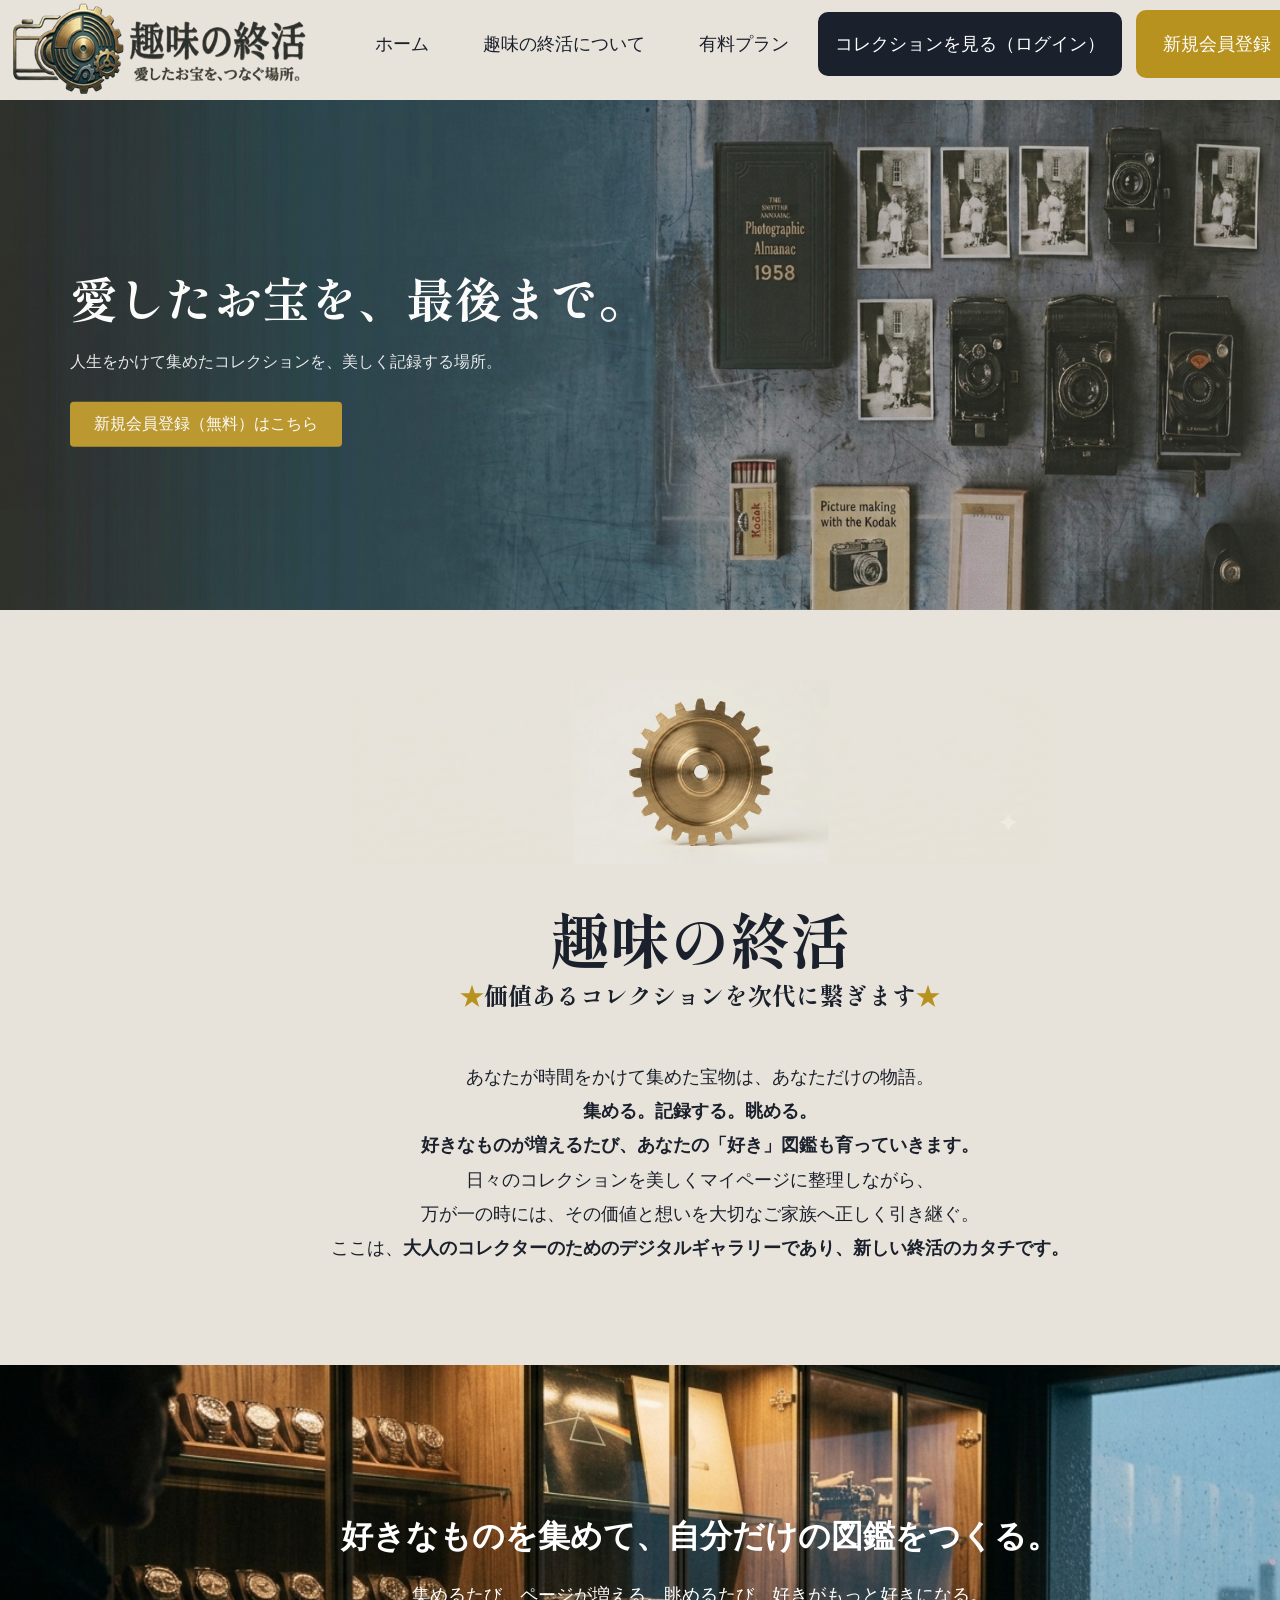
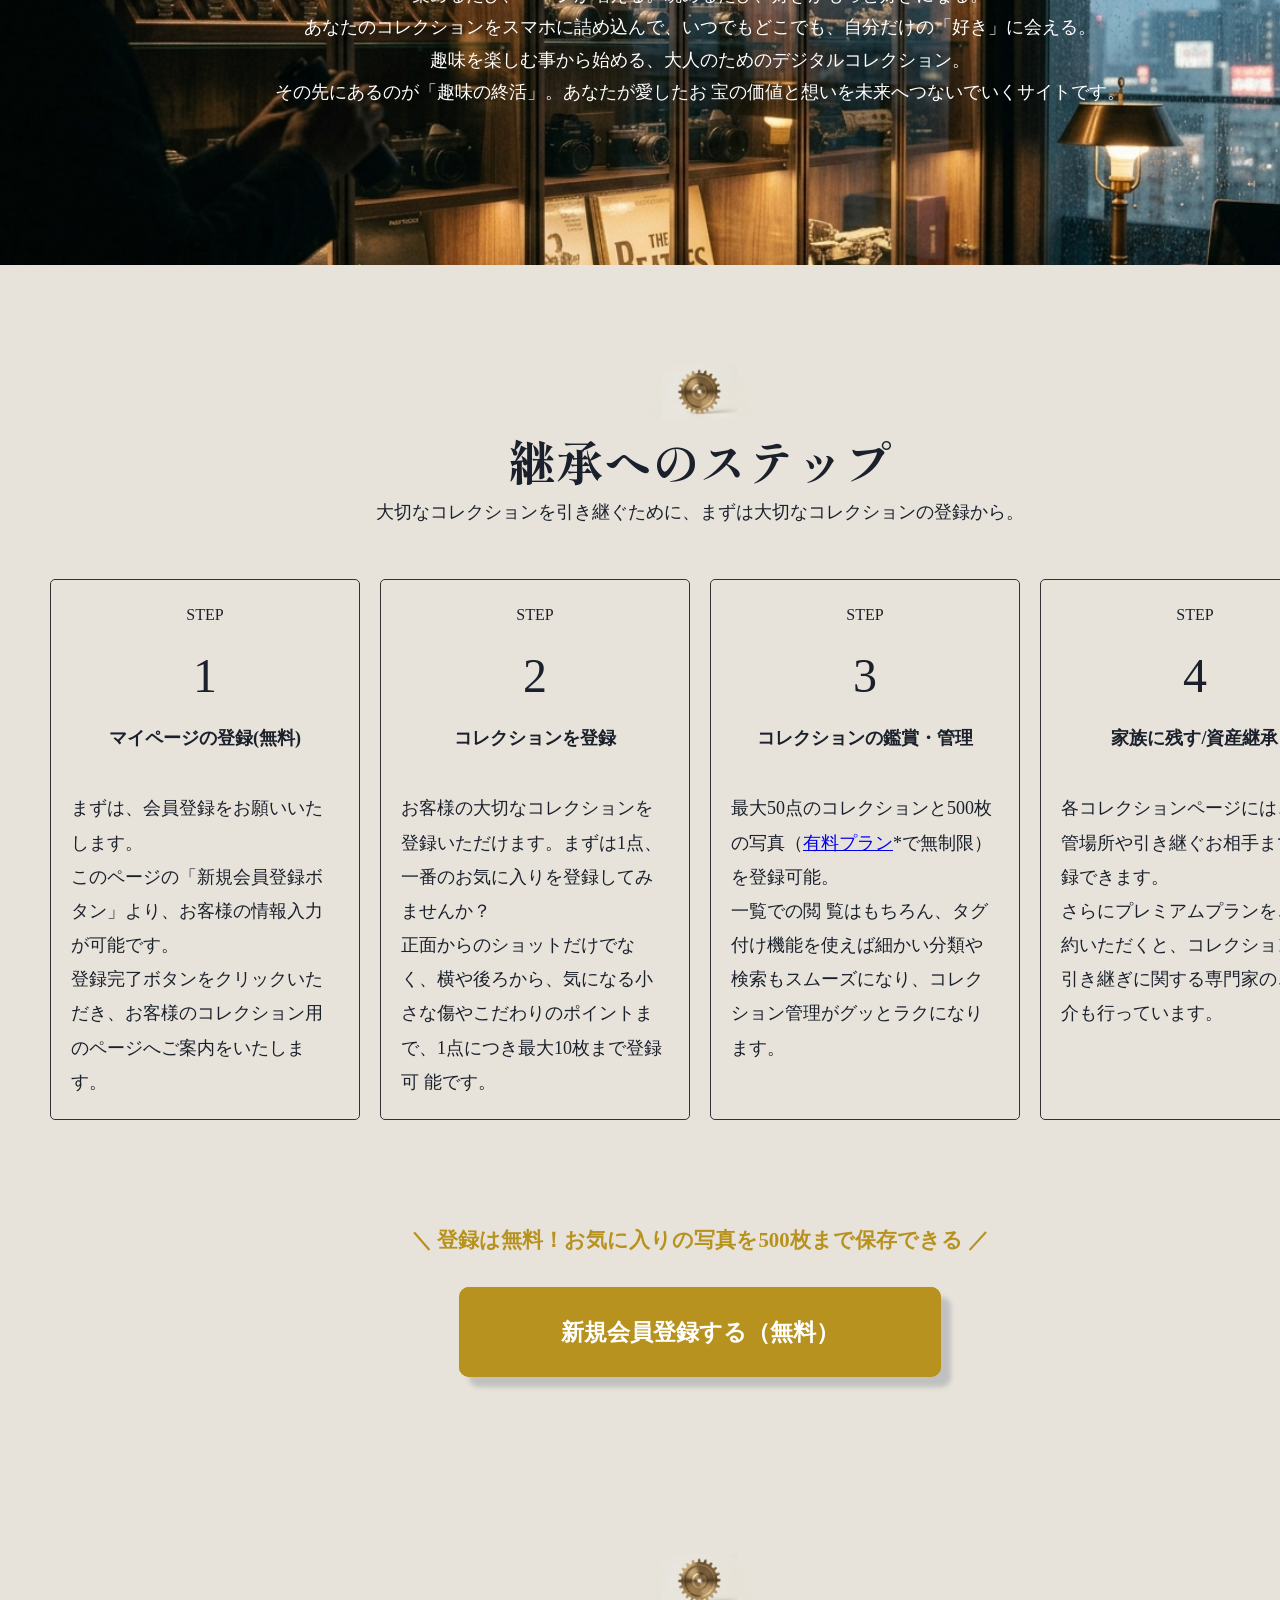
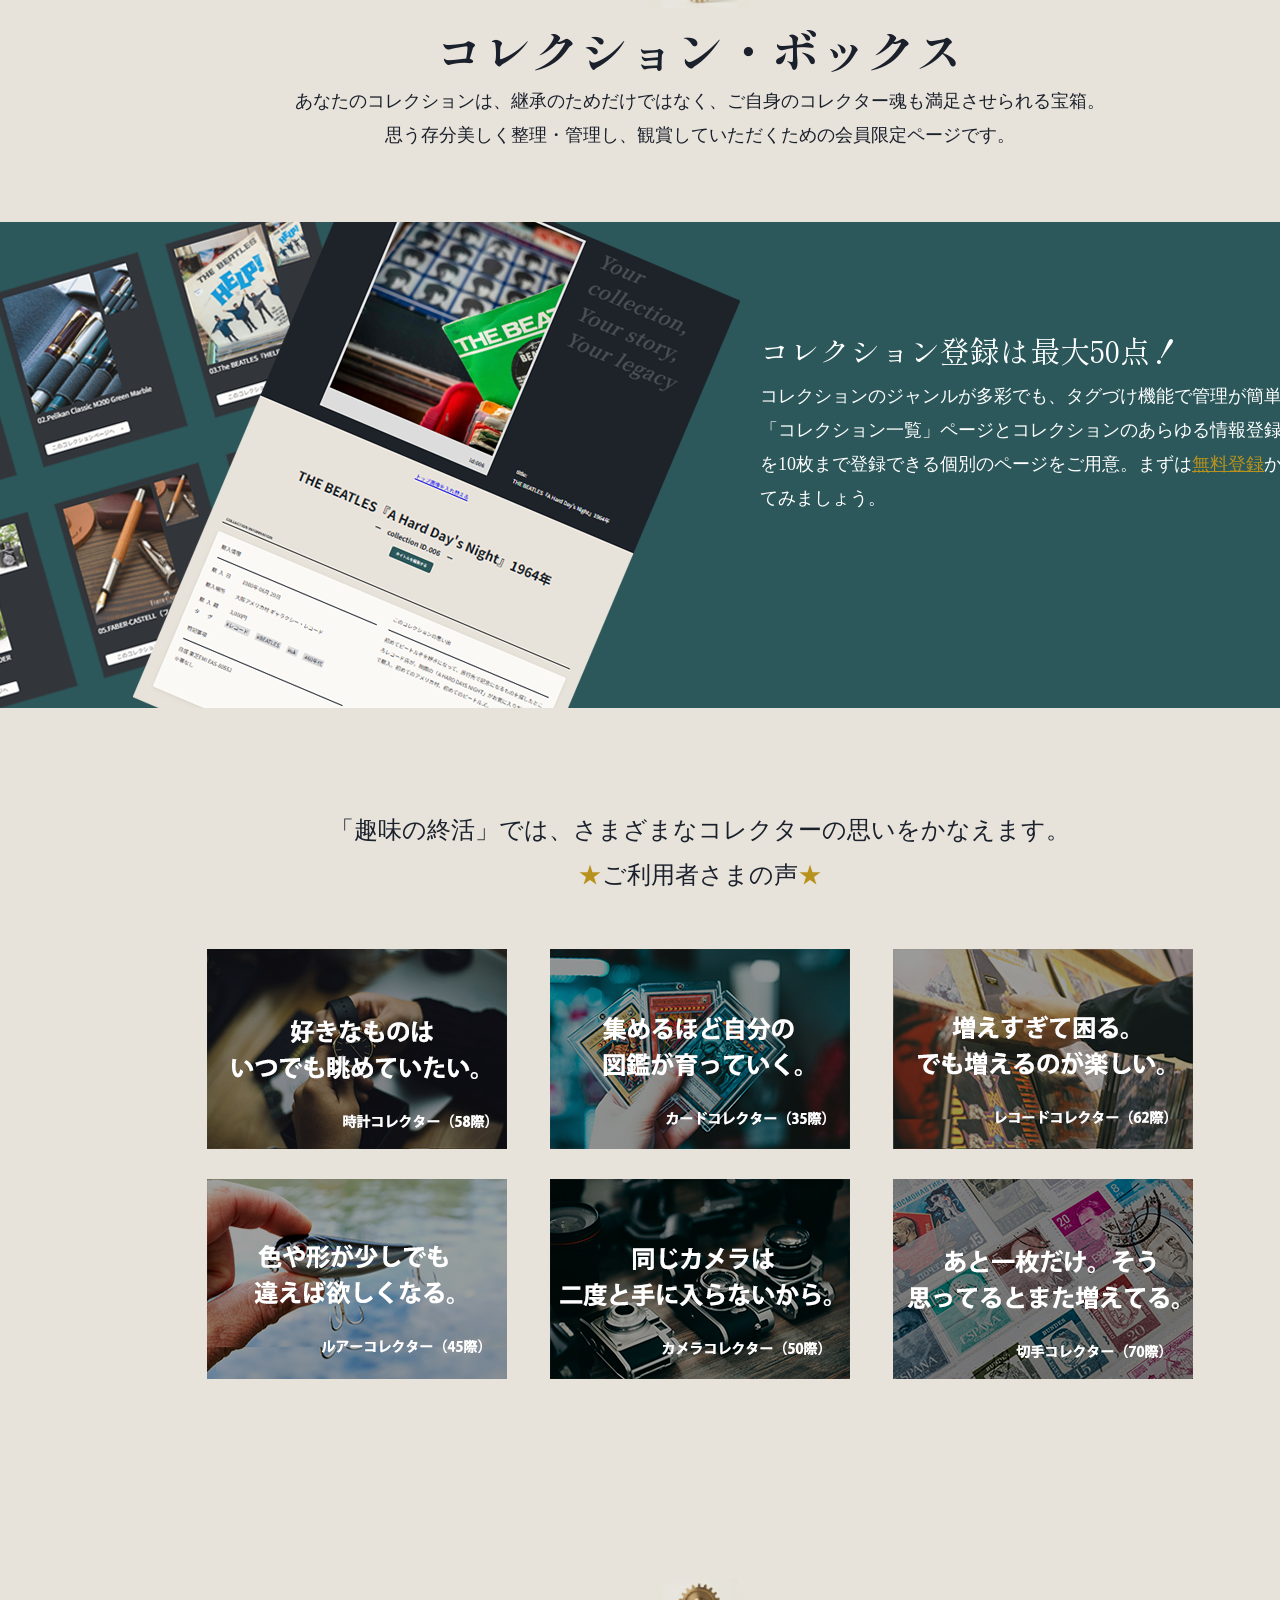
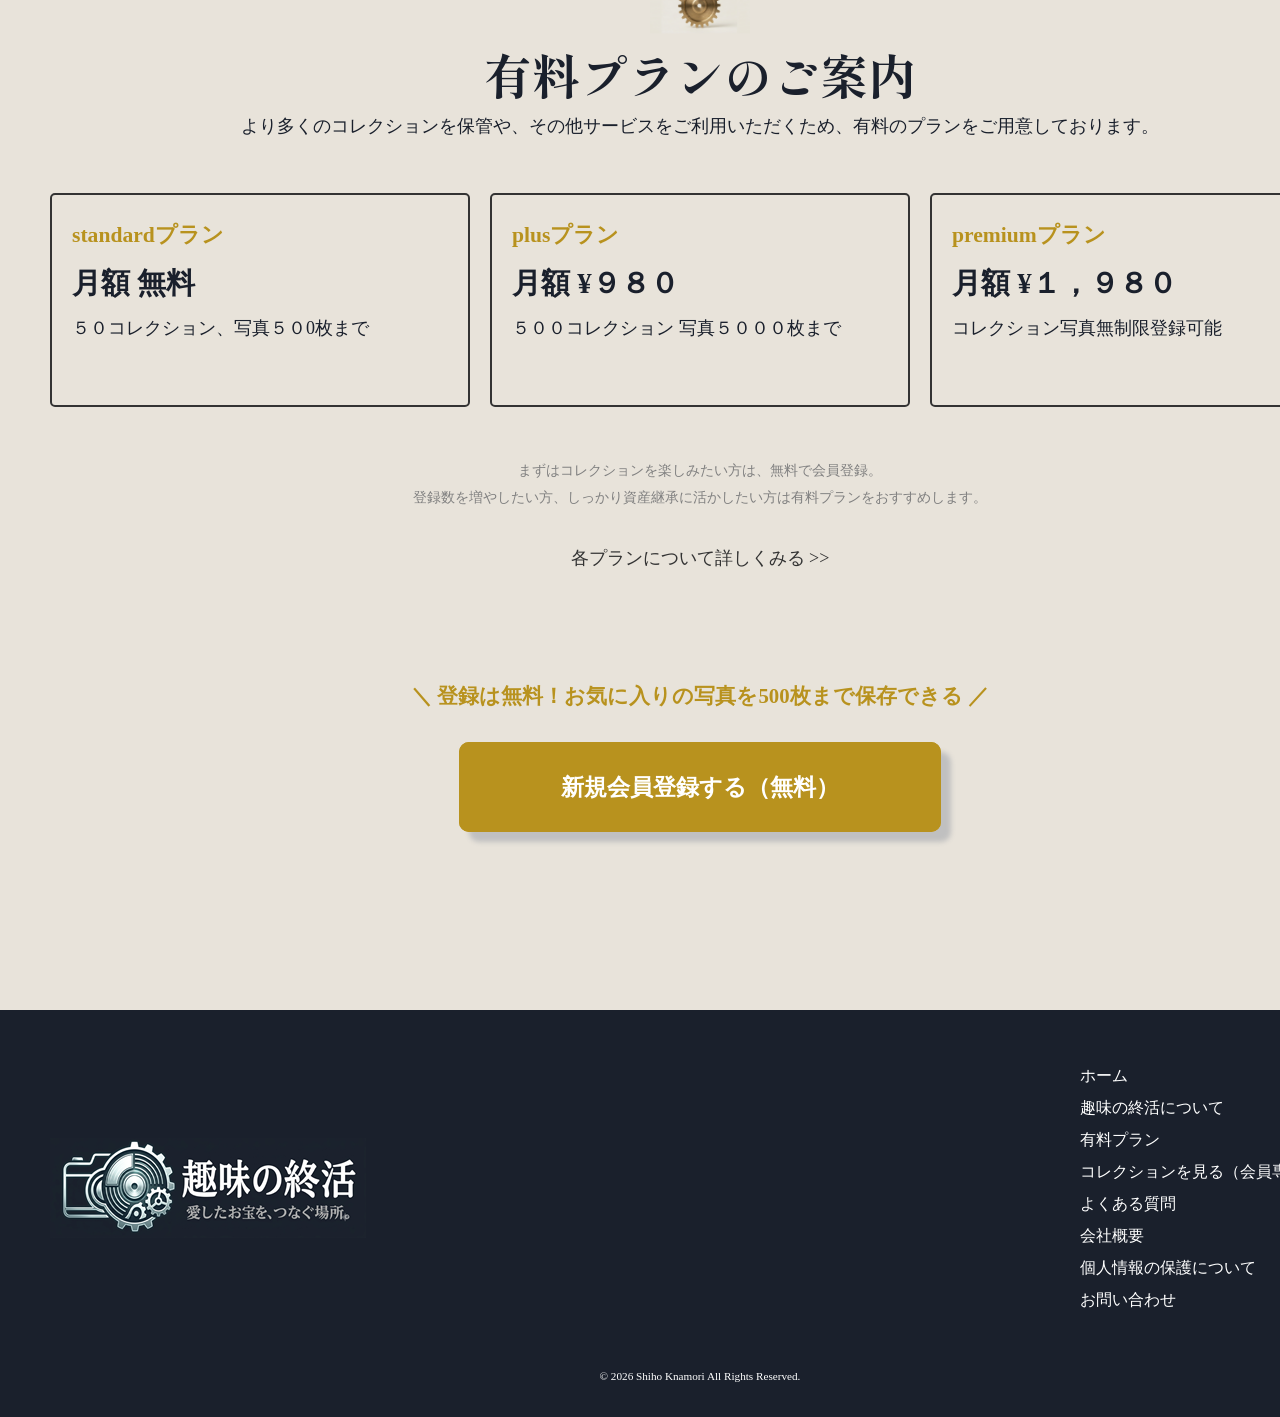
<file: syuminosyuukatsu/index.html>
﻿<!DOCTYPE html>
<html lang="ja" dir="ltr">
<head>
<meta charset="UTF-8">
<title>趣味の終活｜趣味人のためのコレクション図鑑を次代に続く終活につなげます。</title>
<meta name="description" content="趣味の終活トップページです。日々のコレクションを美しくマイページに整理しながら、その価値と想いを大切なご家族へ正しく引き継ぐ。大人のコレクターのためのデジタルギャラリーであり、新しい終活のカタチです">
<meta name="viewport" content="width=1400">

<link rel="stylesheet" type="text/css" href="style.css">

<!-- Google Fonts：Shippori Mincho -->
<link rel="preconnect" href="https://fonts.googleapis.com">
<link rel="preconnect" href="https://fonts.gstatic.com" crossorigin>
<link href="https://fonts.googleapis.com/css2?family=Shippori+Mincho:wght@500;700&display=swap" rel="stylesheet">

<!-- ★AOS CSS（アニメーション用） -->
<link rel="stylesheet" href="https://unpkg.com/aos@next/dist/aos.css" />
</head>

<body>
<div id="wrapper">
<header>
<nav>
			<p><img src="img/logo3.png" alt="趣味の終活"></p>
				<ul class="navigation">
						<li class="navigation_list"><a href="#">ホーム</a></li>
						<li class="navigation_list"><a href="#">趣味の終活について</a></li>
						<li class="navigation_list"><a href="option.html">有料プラン</a></li>
						<li class="login"><a href="collection/collection.html">コレクションを見る（ログイン）</a></li>
						<li class="new"><a href="#">新規会員登録（無料）</a></li>
				<div class="clr"></div>
				</ul>
</nav>
</header>

<div class="hero-container">
<!-- ヒーロー画像 -->
				<img src="img/hero-image.png" alt="コレクションボックス" class="hero-image">

<!-- 画像の上に重ねるテキストエリア -->
				<div class="hero-text">
				<h2>愛したお宝を、最後まで。</h2>
				<p>人生をかけて集めたコレクションを、美しく記録する場所。</p>
				<a href="#" class="btn">新規会員登録（無料）はこちら</a>
				</div>
</div>

<div class="setsumei" data-aos="fade-up">
					<p class="haguruma"><img src="img/haguruma.png" alt="歯車の画像"></p>
		<h1>趣味の終活<br><span class="h1_subtitle">価値あるコレクションを次代に繋ぎます</span></h1>
					<p>あなたが時間をかけて集めた宝物は、あなただけの物語。<br>
					<b>集める。記録する。眺める。<br>
					好きなものが増えるたび、あなたの「好き」図鑑も育っていきます。</b><br>
					日々のコレクションを美しくマイページに整理しながら、 <br>
					万が一の時には、その価値と想いを大切なご家族へ正しく引き継ぐ。<br>
					ここは、<b>大人のコレクターのためのデジタルギャラリーであり、新しい終活のカタチです。</b></p>
</div>

<section class="art01" data-aos="fade-up">
			<div class="box_right">
					<h2>好きなものを集めて、自分だけの図鑑をつくる。</h2>
					<p>集めるたび、ページが増える。眺めるたび、好きがもっと好きになる。<br>
					あなたのコレクションをスマホに詰め込んで、いつでもどこでも、自分だけの「好き」に会える。 <br>
					趣味を楽しむ事から始める、大人のためのデジタルコレクション。<br>その先にあるのが「趣味の終活」。あなたが愛したお					宝の価値と想いを未来へつないでいくサイトです。</p>
		</div>
		<div class="clr"></div>
</section>

<p class="h2_icon"><img src="img/h2_icon.png" alt="歯車の画像"></p>
<h2 class="h2_step">継承へのステップ</h2>
<p class="art03_read">大切なコレクションを引き継ぐために、まずは大切なコレクションの登録から。</p>

<section class="art02">
		<div class="box01" data-aos="fade-up" data-aos-delay="0">
				<p class="step">STEP</p>
				<p class="count">1</p>
				<p class="box01_title">マイページの登録(無料)</p>
				<p>まずは、会員登録をお願いいたします。<br>
				このページの「新規会員登録ボタン」より、お客様の情報入力が可能です。<br>
				登録完了ボタンをクリックいただき、お客様のコレクション用のページへご案内をいたします。</p>
		</div>
				<div class="box01" data-aos="fade-up" data-aos-delay="150">
				<p class="step">STEP</p>
				<p class="count">2</p>
				<p class="box01_title">コレクションを登録</p>
				<p>お客様の大切なコレクションを登録いただけます。まずは1点、一番のお気に入りを登録してみませんか？ <br>
				正面からのショットだけでなく、横や後ろから、気になる小さな傷やこだわりのポイントまで、1点につき最大10枚まで登録可				能です。</p>
		</div>
		<div class="box01" data-aos="fade-up" data-aos-delay="300">
				<p class="step">STEP</p>
				<p class="count">3</p>
				<p class="box01_title">コレクションの鑑賞・管理</p>
				<p>最大50点のコレクションと500枚の写真（<a href="option.html">有料プラン</a>*で無制限）を登録可能。<br>一覧での閲					覧はもちろん、タグ付け機能を使えば細かい分類や検索もスムーズになり、コレクション管理がグッとラクになります。</p>
		</div>
		<div class="box01" data-aos="fade-up" data-aos-delay="450">
				<p class="step">STEP</p>
				<p class="count">4</p>
				<p class="box01_title">家族に残す/資産継承</p>
				<p>各コレクションページには、保管場所や引き継ぐお相手まで記録できます。 <br>
				さらにプレミアムプランをご契約いただくと、コレクションの引き継ぎに関する専門家のご紹介も行っています。</p>
		</div>
</section>

<section class="cta" data-aos="fade-up">
<p class="cta_text">登録は無料！お気に入りの写真を500枚まで保存できる</p>
<p><a href="#">新規会員登録する（無料）</a></p>
</section>

<p class="h2_icon"><img src="img/h2_icon.png" alt="歯車の画像"></p>

<section class="art03" data-aos="fade-up">
		<h2 class="h2_step">コレクション・ボックス</h2>
		<p class="art03_read">あなたのコレクションは、継承のためだけではなく、ご自身のコレクター魂も満足させられる宝箱。<br>思う存分美しく整理・管理し、観賞していただくための会員限定ページです。</p>

<div class="art03_box">
		<p class="art03_gazo"><img src="img/ichran.png" alt="コレクションページの画像"></p>
		<p class="art03_text"><span class="art03_text_title">コレクション登録は最大50点！</span><br>コレクションのジャンルが多彩でも、タグづけ機能で管理が簡単。<br>「コレクション一覧」ページとコレクションのあらゆる情報登録と写真を10枚まで登録できる個別のページをご用意。まずは<a href="#" class="cta-link">無料登録</a>から始めてみましょう。</p>
</div>
</div>

<p class="art03_box_under_read">「趣味の終活」では、さまざまなコレクターの思いをかなえます。<br>
<span class="use-voice">ご利用者さまの声</span></p>

			<div class="art03_box_under">
			<div class="art03_box_under_box" data-aos="fade-up" data-aos-delay="0">
			<p class="art03_gazo_under"><img src="img/user01.png" alt="腕時計コレクター"></p>
			</div>
			<div class="art03_box_under_box" data-aos="fade-up" data-aos-delay="100">
			<p class="art03_gazo_under"><img src="img/user02.png" alt="カードコレクター"></p>
			</div>
			<div class="art03_box_under_box" data-aos="fade-up" data-aos-delay="200">
			<p class="art03_gazo_under"><img src="img/user03.png" alt="レコードコレクター"></p>
			</div>
			<div class="art03_box_under_box" data-aos="fade-up" data-aos-delay="300">
			<p class="art03_gazo_under"><img src="img/user04.png" alt="腕時計コレクター"></p>
			</div>
			<div class="art03_box_under_box" data-aos="fade-up" data-aos-delay="400">
			<p class="art03_gazo_under"><img src="img/user05.png" alt="カードコレクター"></p>
			</div>
			<div class="art03_box_under_box" data-aos="fade-up" data-aos-delay="500">
			<p class="art03_gazo_under"><img src="img/user06.png" alt="レコードコレクター"></p>
			</div>
			</div>
</section>

<section data-aos="fade-up">
<p class="h2_icon"><img src="img/h2_icon.png" alt="歯車の画像"></p>
<h2 class="h2_step">有料プランのご案内</h2>
<p class="art03_read">より多くのコレクションを保管や、その他サービスをご利用いただくため、有料のプランをご用意しております。</p>

<div class="option">
<div class="option_box" data-aos="fade-up" data-aos-delay="0">
<p><span class="option_box_title02">standardプラン</span> <br>
<span class="option_box_title03">月額 無料</span><br>
５０コレクション、写真５０0枚まで</p>
</div>
<div class="option_box" data-aos="fade-up" data-aos-delay="150">
<p><span class="option_box_title02">plusプラン</span><br>
<span class="option_box_title03">月額 &yen;９８０</span><br>
５００コレクション 写真５０００枚まで</p>
</div>
<div class="option_box" data-aos="fade-up" data-aos-delay="300">
<p><span class="option_box_title02">premiumプラン</span><br>
<span class="option_box_title03">月額 &yen;１，９８０</span><br>
コレクション写真無制限登録可能</p>
</div>
</div>

<p class="option_more">まずはコレクションを楽しみたい方は、無料で会員登録。<br>
登録数を増やしたい方、しっかり資産継承に活かしたい方は有料プランをおすすめします。<br>
</p> 
<p class="link_more"><a href="option.html">各プランについて詳しくみる &gt;&gt;</a></p>
</section>

<section class="cta" data-aos="fade-up">
<p class="cta_text">登録は無料！お気に入りの写真を500枚まで保存できる</p>
<p><a href="#">新規会員登録する（無料）</a></p>
</section>

<footer>
<div class="foot_box">
<div class="footer_logo"><img src="img/footer_logo3.png" alt="ロゴ"></div>
<ul>
<li><a href="#">ホーム</a></li>
<li><a href="#">趣味の終活について</a></li>
<li><a href="option.html">有料プラン</a></li>
<li><a href="collection/collection.html">コレクションを見る（会員専用）</a></li>
<li><a href="#">よくある質問</a></li>
<li><a href="#">会社概要</a></li>
<li><a href="#">個人情報の保護について</a></li>
<li><a href="#">お問い合わせ</a></li>
</ul>
</div>
<p class="copy">&copy; 2026 Shiho Knamori All Rights Reserved.</p>
</footer>

</div><!-- #wrapper -->

<!-- ★AOS JS（アニメーション用） -->
<script src="https://unpkg.com/aos@next/dist/aos.js"></script>
<script>
AOS.init({
duration: 600,   // 0.6秒かけて表示
easing: 'ease-out', // アーバンホーム風のすっきりした動き
once: true       // スクロールで1回だけ表示
});
</script>
</body>
</html>
</file>
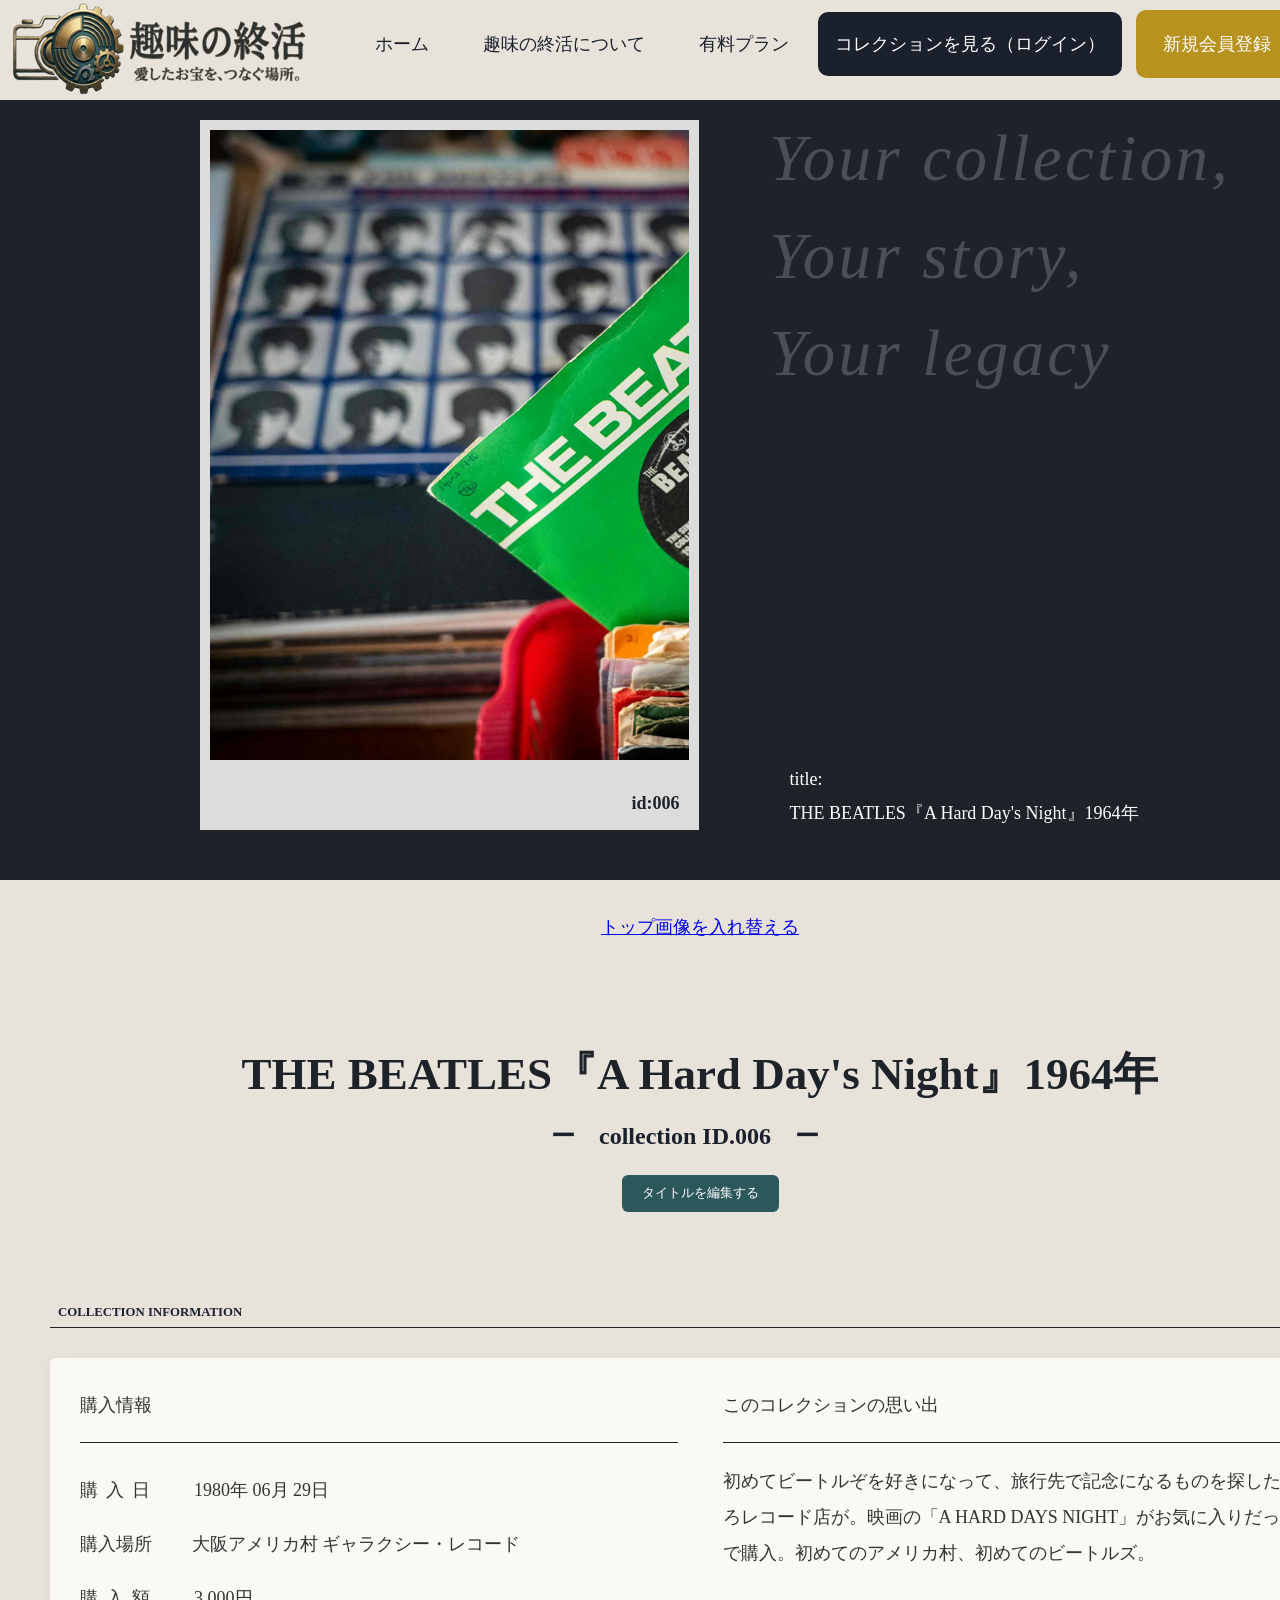
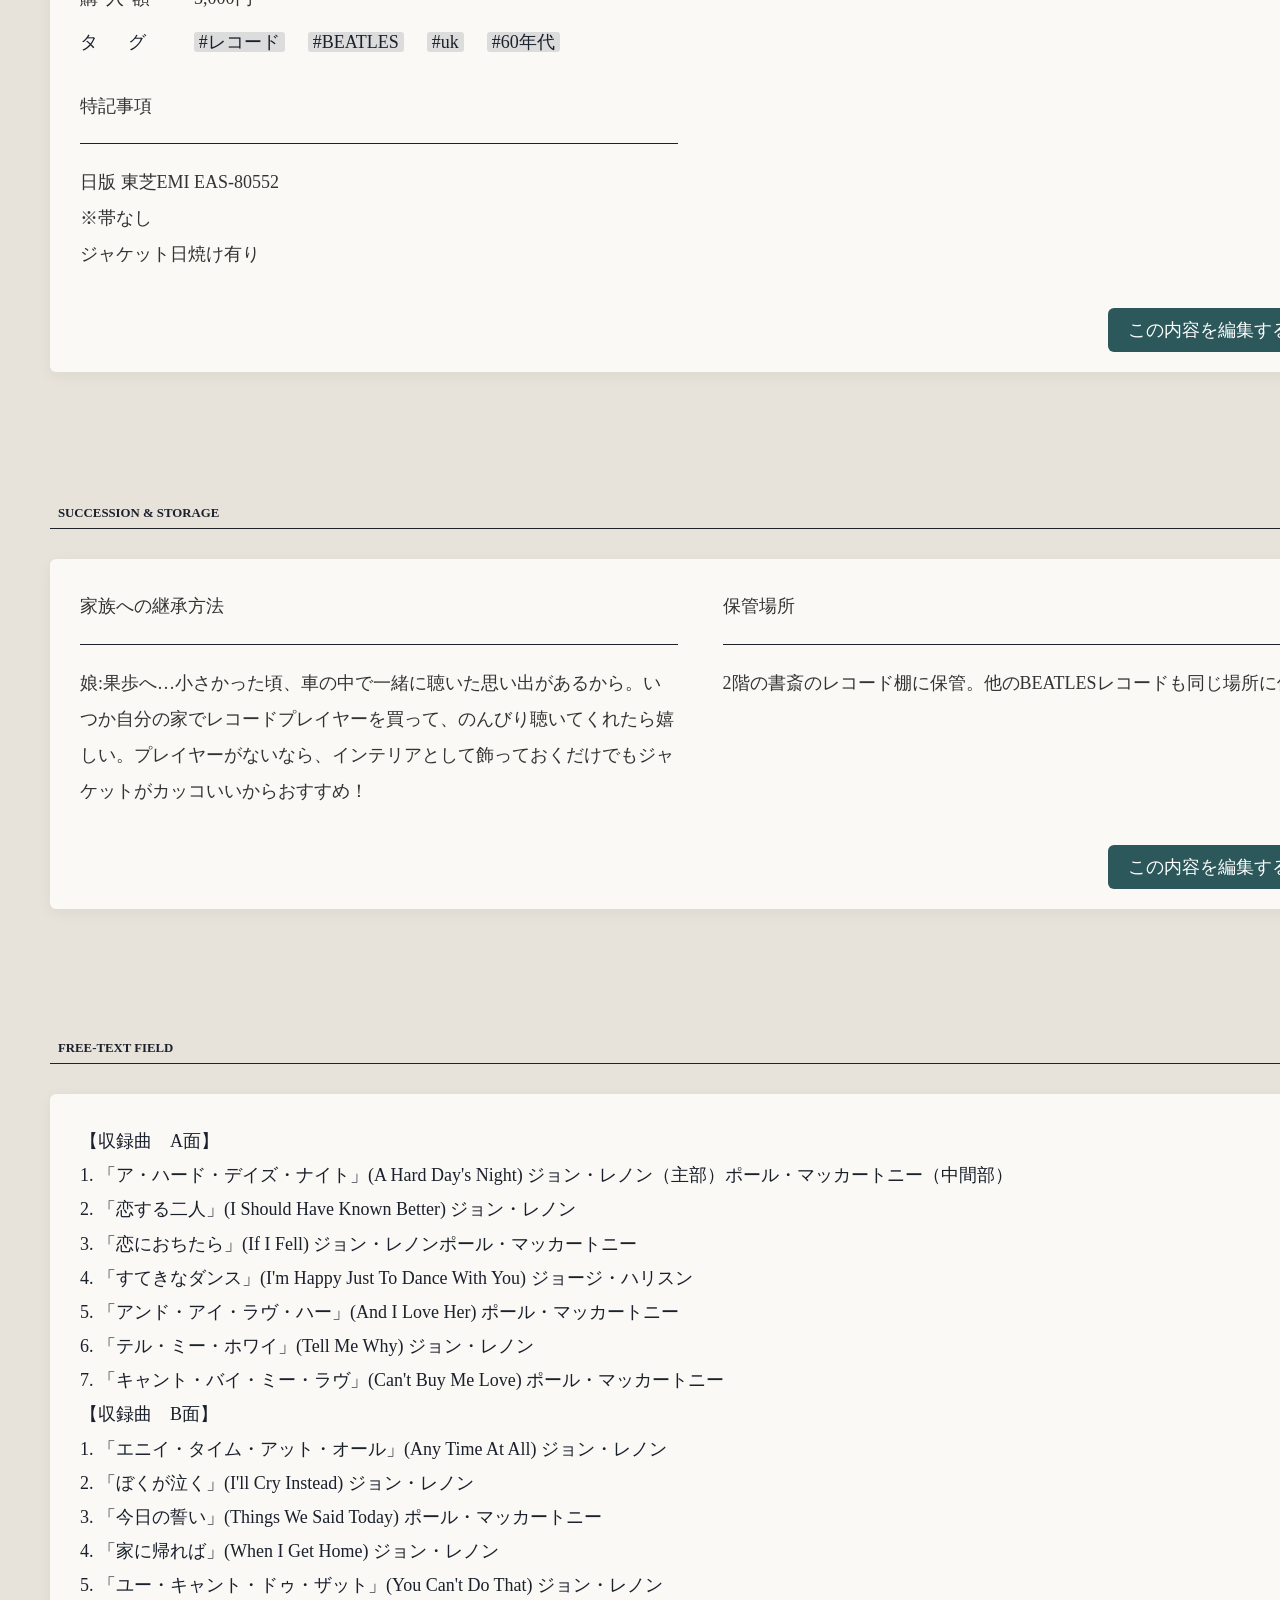
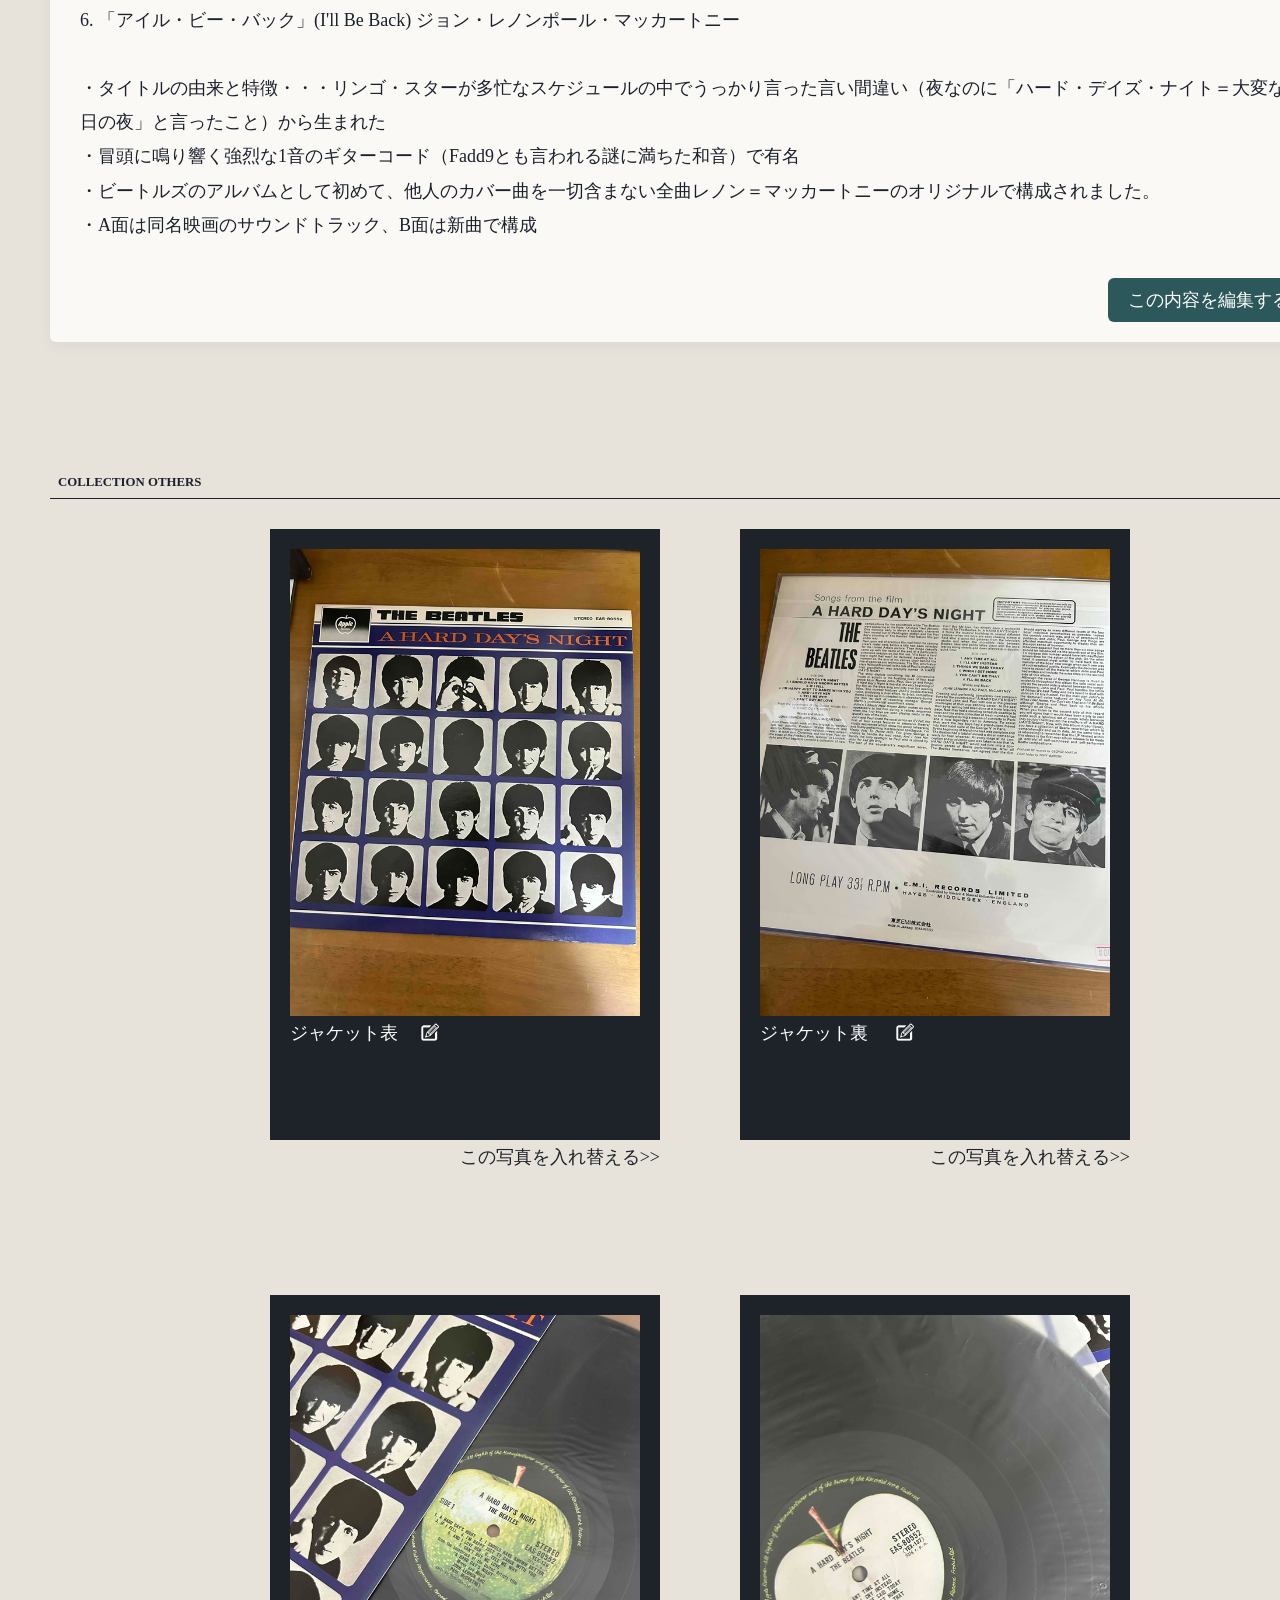
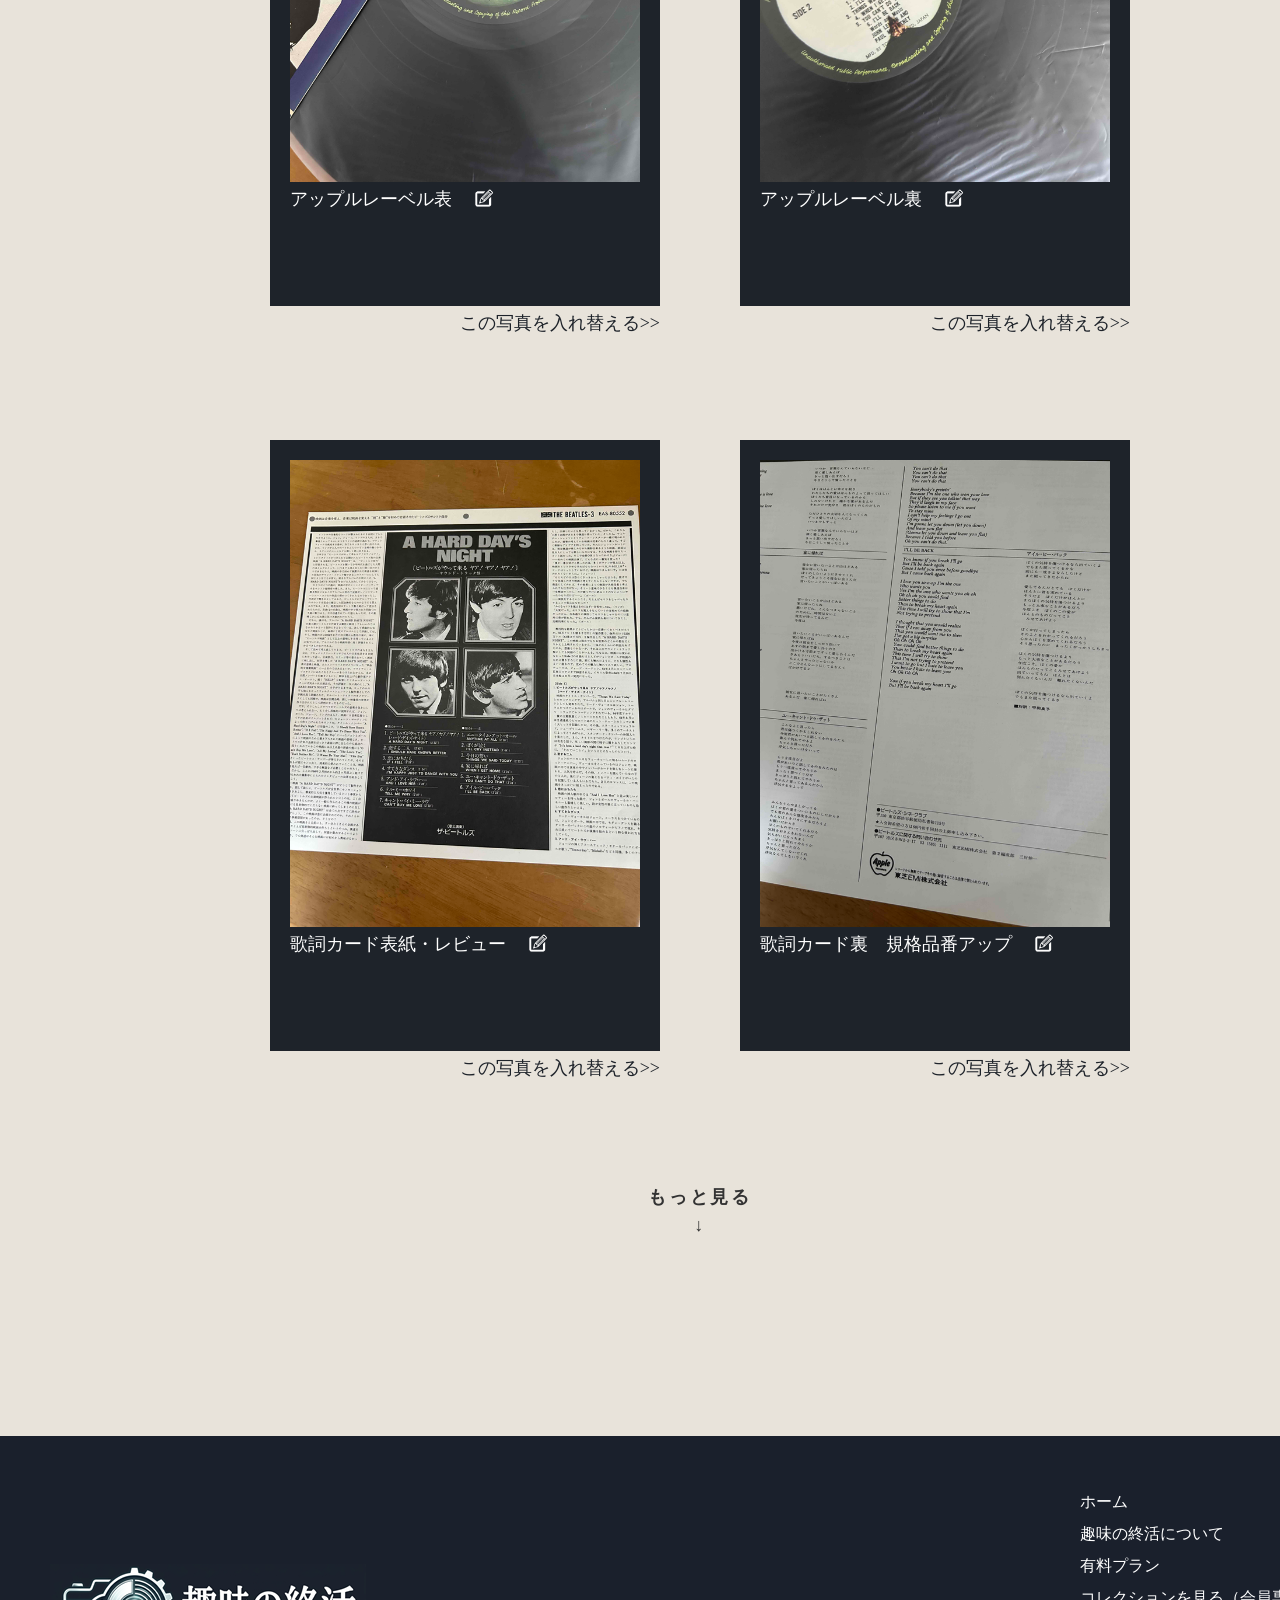
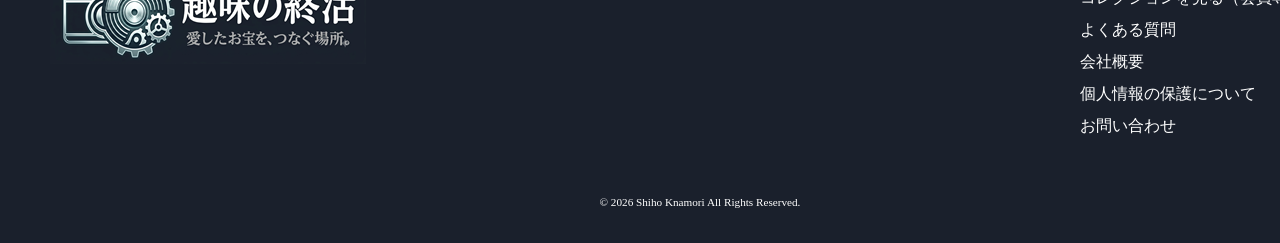
<file: syuminosyuukatsu/collection/006/index.html>
﻿<!DOCTYPE html>
<html lang="ja" dir="ltr">
<head>
<meta charset="UTF-8">
<title>コレクション　id:006 |【趣味の終活】 </title>
<meta name="description" content="コレクションid:06｜THE BEATLES『A Hard Day's Night』1964年">
<meta name="viewport" content="width=1400">

<link rel="stylesheet" type="text/css" href="../../style.css">
<link href="https://fonts.googleapis.com/css2?family=Cormorant+Garamond:ital,wght@0,300;1,300;1,400&display=swap" rel="stylesheet">


<!-- ★AOS CSS（アニメーション用） -->
<link rel="stylesheet" href="https://unpkg.com/aos@next/dist/aos.css" />


</head>


<body>
	<div id="wrapper">
<header>
<nav>
<p><a href="../../index.html"><img src="../../img/logo3.png"></a></p>
<ul class="navigation">
<li class="navigation_list"><a href="../../index.html">ホーム</a></li>
<li class="navigation_list"><a href="#">趣味の終活について</a></li>
<li class="navigation_list"><a href="../../option.html">有料プラン</a></li>
<li class="login"><a href="#">コレクションを見る（ログイン）</a></li>
<li class="new"><a href="#" >新規会員登録（無料）</a></li>
<div class="clr"></div>
</ul>
</nav>
</header>


<div class="collect_top">
		<div class="collect_top_box01">
		<img src="../../img/1_top.png" alt="コレクションボックス" class="collect_top-image">
		<p class="collection_id"> id:006</p>
	</div><!--collect_top_box01-->

<div class="collect_top_box02">
				<p class="catch">Your collection,<br>Your story,<br>Your legacy</p>

			<div class="collect_top_box02_inner">
					<p class="collect_top_box02_title">title:</p>
					<p class="editable-02">THE BEATLES『A Hard Day's Night』1964年</p>
			</div><!--collect_top_box02_inner-->

</div><!--collect_top_box02-->
</div><!--collect_top-->



<p class="edit01"><a href="#">トップ画像を入れ替える</a></p>


	<h1 class="collection_info_h1 editable-02">THE BEATLES『A Hard Day's Night』1964年</h1>
	<p class="collection_info_h1_id">collection ID.006</p>
		<button type="button" class="edit-btn-02">タイトルを編集する</button>


		<p class="collection_infomation_title">COLLECTION INFORMATION </p>
<div class="collection_infomation" data-aos="fade-up">
	<div class="collection_infomation_left">
		<p class="collection_infomation_left_title">購入情報</p>
		<p class="info_text"><span class="label space02">購入日</span><span class="editable">1980年 06月 29日</span></p>
		<p class="info_text"><span class="label space01">購入場所</span><span class="editable">大阪アメリカ村 ギャラクシー・レコード</span></p>
		<p class="info_text"><span class="label space02">購入額</span><span class="editable">3,000円</span></p>
		<p class="info_text03"><span class="label space03">タグ</span><span class="editable tagtag">#レコード</span>&nbsp;&nbsp;<span class="editable tagtag">#BEATLES</span>&nbsp;&nbsp;<span class="editable tagtag">#uk</span>&nbsp;&nbsp;<span class="editable tagtag">#60年代</span></p>
				<p class="collection_infomation_left_title">特記事項</p>
		<p class="editable info_text02">日版 東芝EMI EAS-80552 <br>※帯なし<br>ジャケット日焼け有り</p>

	</div>
	<div class="collection_infomation_right">
		<p class="collection_infomation_left_title">このコレクションの思い出</p>
		<p class="editable info_text02">初めてビートルぞを好きになって、旅行先で記念になるものを探したところレコード店が。映画の「A HARD DAYS NIGHT」がお気に入りだったので購入。初めてのアメリカ村、初めてのビートルズ。</p>
	
	</div>
	
	<button type="button" class="edit-btn">この内容を編集する</button>
</div>


		<p class="collection_infomation_title">SUCCESSION & STORAGE</p>
<div class="collection_infomation" data-aos="fade-up">
	<div class="collection_infomation_left">
		<p class="collection_infomation_left_title">家族への継承方法</p>
		<p class="editable-03 info_text02">娘:果歩へ…小さかった頃、車の中で一緒に聴いた思い出があるから。いつか自分の家でレコードプレイヤーを買って、のんびり聴いてくれたら嬉しい。プレイヤーがないなら、インテリアとして飾っておくだけでもジャケットがカッコいいからおすすめ！</p>
		
	</div>
	<div class="collection_infomation_right">
		<p class="collection_infomation_left_title">保管場所</p>
		<p class="editable-03 info_text02">2階の書斎のレコード棚に保管。他のBEATLESレコードも同じ場所に保管</p>
	</div>
	
	<button type="button" class="edit-btn-03 edit-btn">この内容を編集する</button>
</div>


		<p class="collection_infomation_title">FREE-TEXT FIELD</p>
<div class="collection_infomation" data-aos="fade-up">
<p class="editable-04">
【収録曲　A面】<br>
1.	「ア・ハード・デイズ・ナイト」(A Hard Day's Night)	ジョン・レノン（主部）ポール・マッカートニー（中間部）<br>
2.	「恋する二人」(I Should Have Known Better)	ジョン・レノン<br>
3.	「恋におちたら」(If I Fell)	ジョン・レノンポール・マッカートニー<br>
4.	「すてきなダンス」(I'm Happy Just To Dance With You)	ジョージ・ハリスン<br>	
5.	「アンド・アイ・ラヴ・ハー」(And I Love Her)	ポール・マッカートニー	<br>
6.	「テル・ミー・ホワイ」(Tell Me Why)	ジョン・レノン<br>	
7.	「キャント・バイ・ミー・ラヴ」(Can't Buy Me Love)	ポール・マッカートニー<br>
【収録曲　B面】<br>
1.	「エニイ・タイム・アット・オール」(Any Time At All)	ジョン・レノン<br>
2.	「ぼくが泣く」(I'll Cry Instead)	ジョン・レノン<br>
3.	「今日の誓い」(Things We Said Today)	ポール・マッカートニー<br>
4.	「家に帰れば」(When I Get Home)	ジョン・レノン<br>
5.	「ユー・キャント・ドゥ・ザット」(You Can't Do That)	ジョン・レノン<br>
6.	「アイル・ビー・バック」(I'll Be Back)	ジョン・レノンポール・マッカートニー<br><br>
・タイトルの由来と特徴・・・リンゴ・スターが多忙なスケジュールの中でうっかり言った言い間違い（夜なのに「ハード・デイズ・ナイト＝大変な一日の夜」と言ったこと）から生まれた<br>
・冒頭に鳴り響く強烈な1音のギターコード（Fadd9とも言われる謎に満ちた和音）で有名<br>
・ビートルズのアルバムとして初めて、他人のカバー曲を一切含まない全曲レノン＝マッカートニーのオリジナルで構成されました。<br>
・A面は同名映画のサウンドトラック、B面は新曲で構成</p>

	<button type="button" class="edit-btn-04 edit-btn">この内容を編集する</button>
</div>


		<p class="collection_infomation_title">COLLECTION OTHERS</p>
<div class="collect_others">
	<div class="others_01" data-aos="fade-up" data-aos-delay="0">
		<div class="others_photo">
		<p><img src="../../img/photo09_01.png"></p>
		<p class="others_text">ジャケット表</p>
		</div>
			<p class="edit02"><a href="#">この写真を入れ替える&gt;&gt;</a></p>
　　</div>
	<div class="others_02" data-aos="fade-up" data-aos-delay="100">
		<div class="others_photo">
		<p><img src="../../img/photo09_02.png"></p>
		<p class="others_text">ジャケット裏 </p>
		</div>
			<p class="edit02"><a href="#">この写真を入れ替える&gt;&gt;</a></p>
	</div>

	<div class="others_03" data-aos="fade-up" data-aos-delay="200">
		<div class="others_photo">
		<p><img src="../../img/photo09_03.png"></p>
		<p class="others_text">アップルレーベル表</p>
		</div>
			<p class="edit02"><a href="#">この写真を入れ替える&gt;&gt;</a></p>
	</div>

	<div class="others_04" data-aos="fade-up" data-aos-delay="300">
		<div class="others_photo">
		<p><img src="../../img/photo09_04.png"></p>
		<p class="others_text">アップルレーベル裏</p>
		</div>
			<p class="edit02"><a href="#">この写真を入れ替える&gt;&gt;</a></p>
	</div>

	<div class="others_05" data-aos="fade-up" data-aos-delay="400">
		<div class="others_photo">
		<p><img src="../../img/photo09_05.png"></p>
		<p class="others_text">歌詞カード表紙・レビュー</p>
		</div>
			<p class="edit02"><a href="#">この写真を入れ替える&gt;&gt;</a></p>
	</div>

	<div class="others_06" data-aos="fade-up" data-aos-delay="500">
		<div class="others_photo">
		<p><img src="../../img/photo09_06.png"></p>
		<p class="others_text">歌詞カード裏　規格品番アップ</p>
		</div>
			<p class="edit02"><a href="#">この写真を入れ替える&gt;&gt;</a></p>
	</div>

</div>




<div class="motto">
  <a href="#" class="btn-more">
    <span>もっと見る</span>
    <i class="arrow">↓</i>
  </a>
</div>





<footer class="footer_01">
<div class="foot_box">
<div class="footer_logo"><img src="../../img/footer_logo3.png" alt="logo"></div>
<ul>
<li><a href="../../index.html">ホーム</a></li>
<li><a href="#">趣味の終活について</a></li>
<li><a href="../../option.html">有料プラン</a></li>
<li><a href="../collection.html">コレクションを見る（会員専用）</a></li>
<li><a href="#">よくある質問</a></li>
<li><a href="#">会社概要</a></li>
<li><a href="#">個人情報の保護について</a></li>
<li><a href="#">お問い合わせ</a></li>
</ul>
</div>
<p class="copy">&copy; 2026 Shiho Knamori All Rights Reserved.</p>
</footer>
</div><!--#wrapper-->

<script>
// 編集機能を実行する共通関数
function setupEdit(btnSelector, contentSelector, defaultText) {
const btn = document.querySelector(btnSelector);
if (!btn) return;

btn.addEventListener('click', () => {
const editables = document.querySelectorAll(contentSelector);
const isEditing = btn.textContent === 'この変更を保存する';

editables.forEach(el => {
el.contentEditable = !isEditing;
});

btn.textContent = isEditing ? defaultText : 'この変更を保存する';
btn.classList.toggle('is-editing', !isEditing);
});
}

// それぞれのブロックに対して設定を呼び出し
setupEdit('.edit-btn', '.editable', 'この内容を編集する');
setupEdit('.edit-btn-02', '.editable-02', 'タイトルを編集する');
setupEdit('.edit-btn-03', '.editable-03', 'この内容を編集する');
setupEdit('.edit-btn-04', '.editable-04', 'この内容を編集する');
</script>

<!-- ★AOS JS（アニメーション用） -->
<script src="https://unpkg.com/aos@next/dist/aos.js"></script>
<script>
AOS.init({
duration: 600,   // 0.6秒かけて表示
easing: 'ease-out', // アーバンホーム風のすっきりした動き
once: true       // スクロールで1回だけ表示
});
</script>







</body>
</html>
</file>
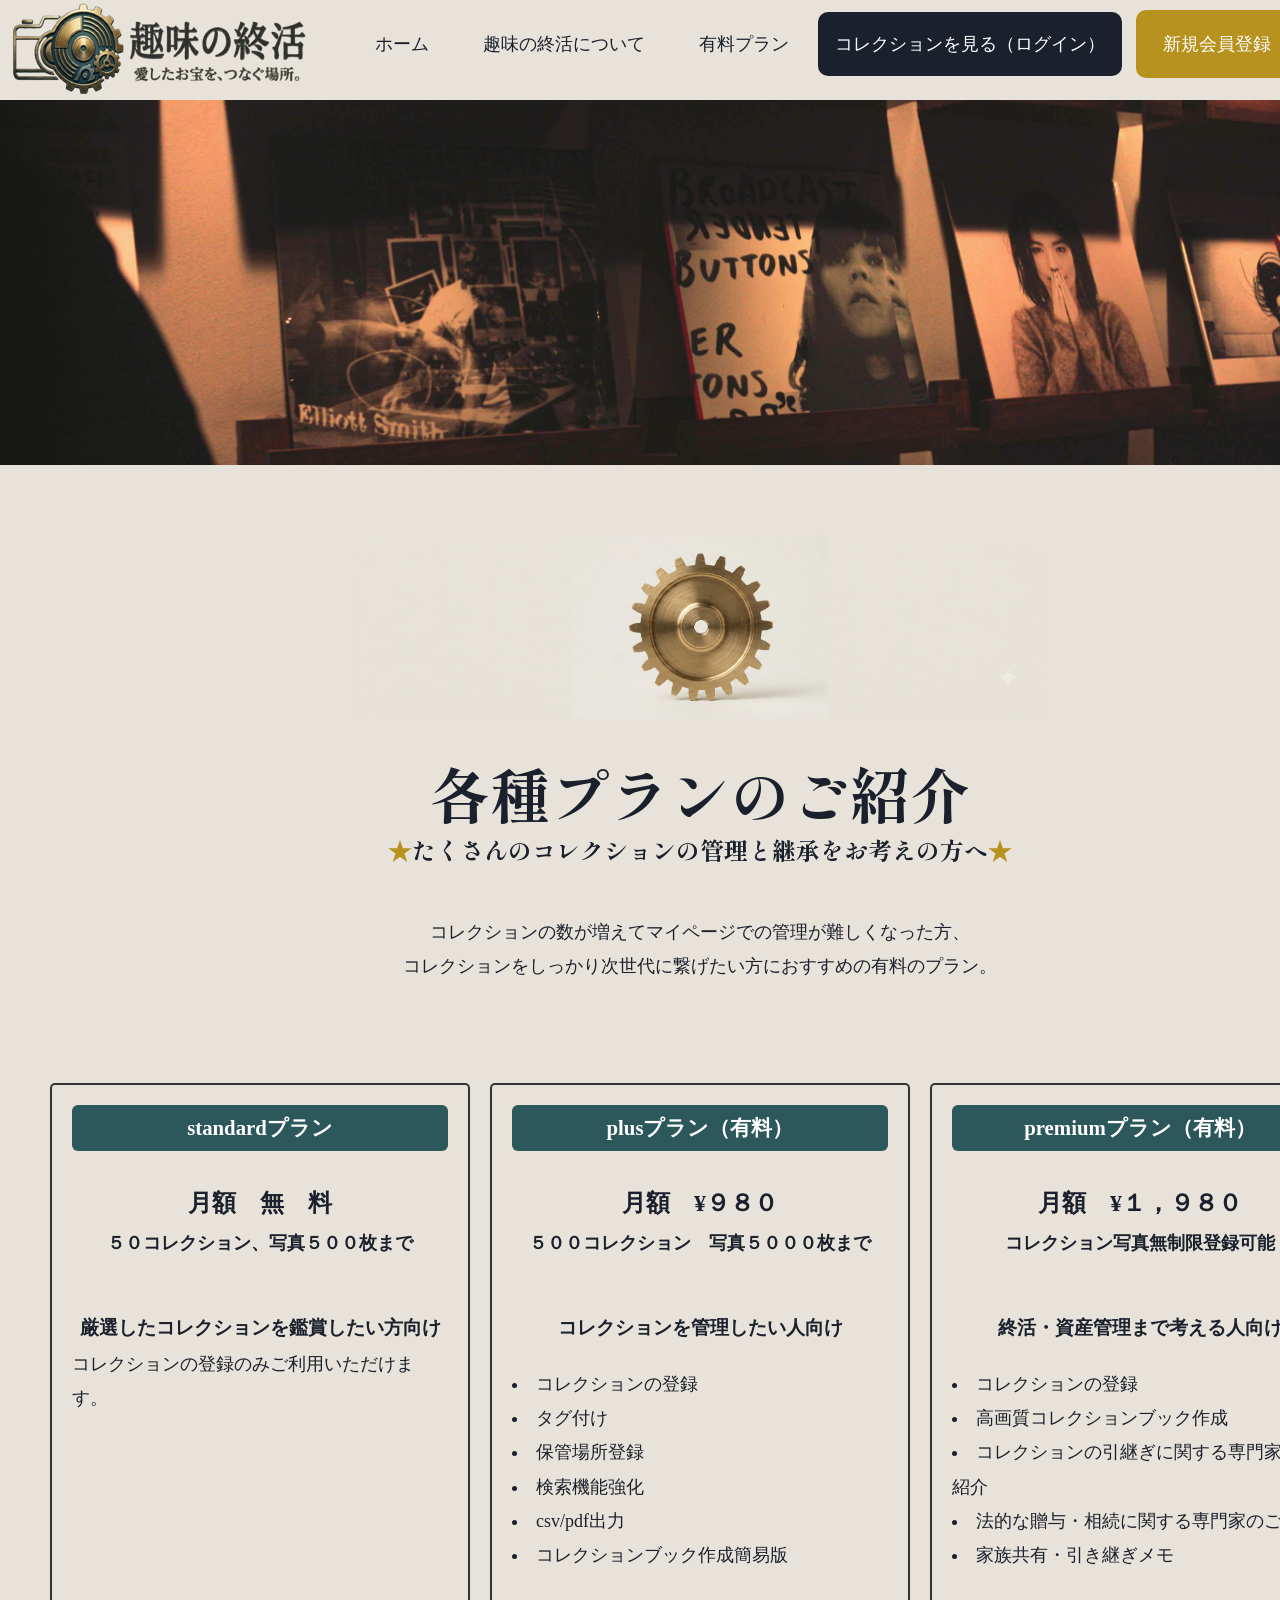
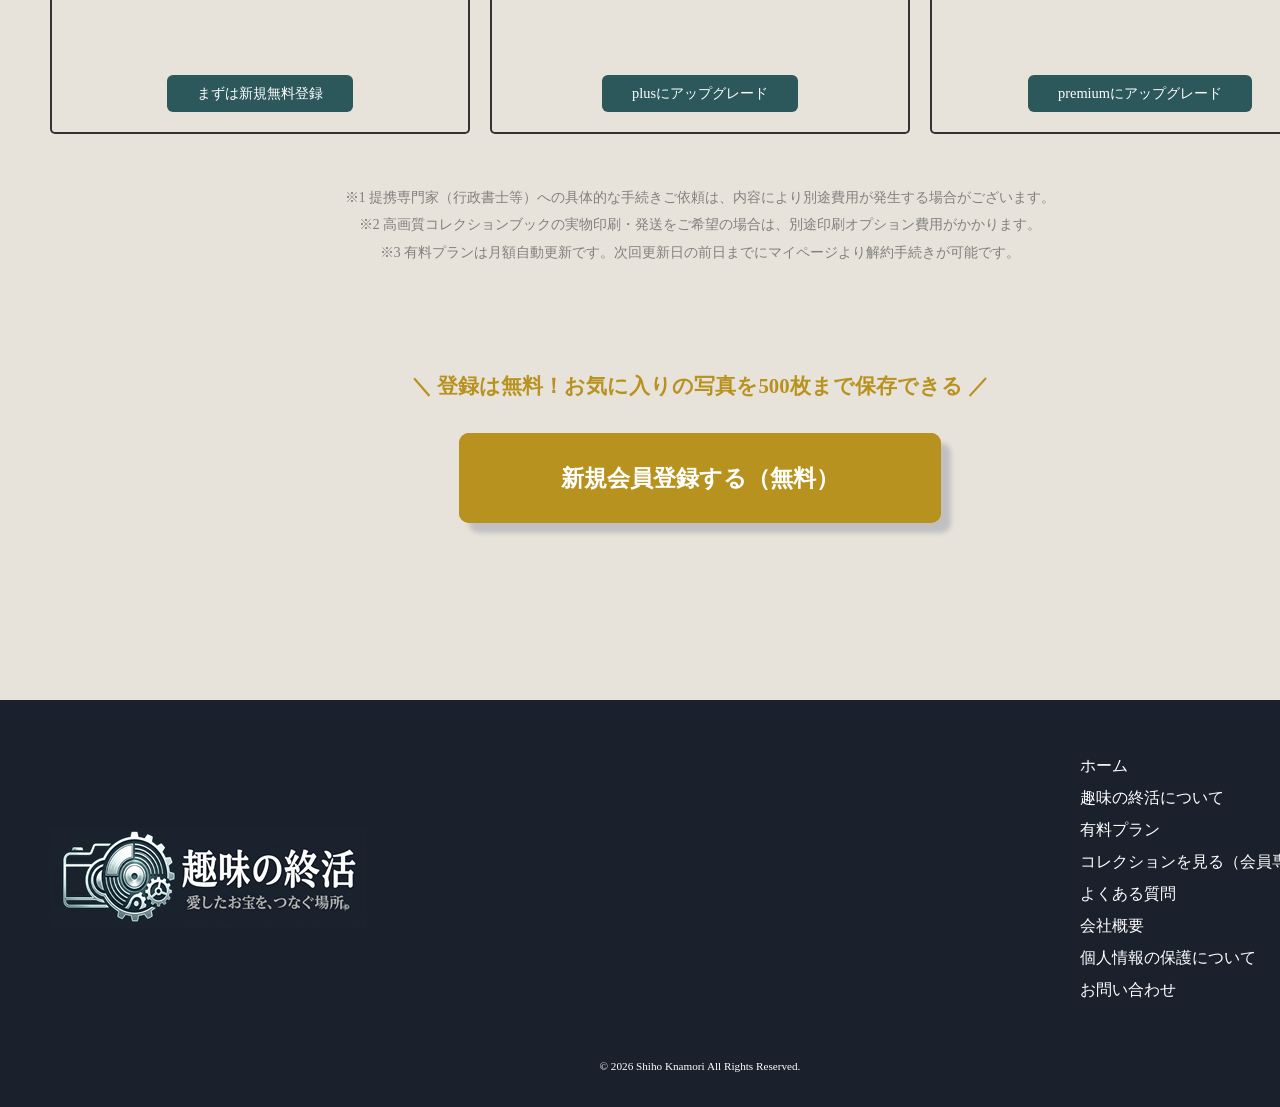
<file: syuminosyuukatsu/option.html>
﻿<!DOCTYPE html>
<html lang="ja" dir="ltr">
<head>

<title>趣味の終活｜有料プラン</title>
<meta name="description" content="趣味の終活サイト、有料プランのご紹介ぺーじです。">
<meta name="viewport" content="width=1400">


<link rel="stylesheet" type="text/css" href="style.css">

<!-- ★ここから追加（Google Fonts：Shippori Mincho） -->
<link rel="preconnect" href="https://fonts.googleapis.com">
<link rel="preconnect" href="https://fonts.gstatic.com" crossorigin>
<link href="https://fonts.googleapis.com/css2?family=Shippori+Mincho:wght@500;700&display=swap" rel="stylesheet">
<!-- ★ここまで -->


<!-- ★AOS CSS（アニメーション用-->
<link rel="stylesheet" href="https://unpkg.com/aos@next/dist/aos.css" />

</head>


<body>
	<div id="wrapper">

<header>
<nav>
<p><a href="index.html"><img src="img/logo3.png" alt="ロゴ"></a></p>
<ul class="navigation">
<li class="navigation_list"><a href="index.html">ホーム</a></li>
<li class="navigation_list"><a href="#">趣味の終活について</a></li>
<li class="navigation_list"><a href="#">有料プラン</a></li>
<li class="login"><a href="collection/collection.html">コレクションを見る（ログイン）</a></li>
<li class="new"><a href="#" >新規会員登録（無料）</a></li>
<div class="clr"></div>
</ul>
</nav>
</header>


<div class="hero-container">
  <!-- ヒーロー画像 -->
  <img src="img/collection.png" alt="コレクションボックス" class="hero-image">
</div>


<div class="setsumei" data-aos="fade-up">
<p class="haguruma"><img src="img/haguruma.png" alt="歯車の画像"></p>
<h1>各種プランのご紹介<br><span class="h1_subtitle">たくさんのコレクションの管理と継承をお考えの方へ</span></h1>
<p>コレクションの数が増えてマイページでの管理が難しくなった方、<br>
コレクションをしっかり次世代に繋げたい方におすすめの有料のプラン。</p>
</div>









<section>

		<!--<h2 class="h2_step">有料オプション</h2>-->

<div class="option">
		<div class="option_box" data-aos="fade-up" data-aos-delay="0">
	<p class="option_box_title">standardプラン</p>
<p class="option_box_price">月額　無　料</p>
<p class="option_box_limit">５０コレクション、写真５００枚まで</p>
<p class="option_box_for">厳選したコレクションを鑑賞したい方向け</p>
				<p>コレクションの登録のみご利用いただけます。</p>
<p class="option_box_bottun">まずは新規無料登録</p>
				</div>

				<div class="option_box" data-aos="fade-up" data-aos-delay="100">
	<p class="option_box_title">plusプラン（有料）</p>
<p class="option_box_price">月額　&yen;９８０</p>
<p class="option_box_limit">５００コレクション　写真５０００枚まで</p>
<p class="option_box_for">コレクションを管理したい人向け</p>
				<ul class="option_box_list">
<li>コレクションの登録</li>
<li>タグ付け</li>
<li>保管場所登録</li>
<li>検索機能強化</li>
<li>csv/pdf出力</li>
<li>コレクションブック作成簡易版</li>
</ul>
<p class="option_box_bottun">plusにアップグレード</p>
				</div>

				<div class="option_box" data-aos="fade-up" data-aos-delay="200">
<p class="option_box_title">premiumプラン（有料）</p>
<p class="option_box_price">月額　&yen;１，９８０</p>
<p class="option_box_limit">コレクション写真無制限登録可能</p>
<p class="option_box_for">終活・資産管理まで考える人向け</p>
							<ul class="option_box_list">
<li>コレクションの登録</li>
<li>高画質コレクションブック作成 </li>
<li>コレクションの引継ぎに関する専門家をご紹介</li>
<li>法的な贈与・相続に関する専門家のご紹介</li>
<li>家族共有・引き継ぎメモ</li>
</ul>

<p class="option_box_bottun">premiumにアップグレード</p>
				</div>
</div><!--option-->




<!--<p class="link_more"><a href="#">詳しくみる >></a></p>-->
<p class="option_more">※1 提携専門家（行政書士等）への具体的な手続きご依頼は、内容により別途費用が発生する場合がございます。</p>
<p class="option_more">※2 高画質コレクションブックの実物印刷・発送をご希望の場合は、別途印刷オプション費用がかかります。</p>
<p class="option_more">※3 有料プランは月額自動更新です。次回更新日の前日までにマイページより解約手続きが可能です。</p>

</section>


<section class="cta" data-aos="fade-up">
<p class="cta_text">登録は無料！お気に入りの写真を500枚まで保存できる</p>
<p><a href="#">新規会員登録する（無料）</a></p>
</section>

<footer>
<div class="foot_box">
<div class="footer_logo"><img src="img/footer_logo3.png" alt="ロゴ"></div>
<ul>
<li><a href="index.html">ホーム</a></li>
<li><a href="#">趣味の終活について</a></li>
<li><a href="option.html">有料プラン</a></li>
<li><a href="collection/collection.html">コレクションを見る（会員専用）</a></li>
<li><a href="#">よくある質問</a></li>
<li><a href="#">会社概要</a></li>
<li><a href="#">個人情報の保護について</a></li>
<li><a href="#">お問い合わせ</a></li>
</ul>
</div>
<p class="copy">&copy; 2026 Shiho Knamori All Rights Reserved.</p>
</footer>

</div><!--#wrapper-->

<!-- ★AOS JS（アニメーション用） -->
<script src="https://unpkg.com/aos@next/dist/aos.js"></script>
<script>
AOS.init({
duration: 600,   // 0.6秒かけて表示
easing: 'ease-out', // アーバンホーム風のすっきりした動き
once: true       // スクロールで1回だけ表示
});
</script>






</body>
</html>
</file>
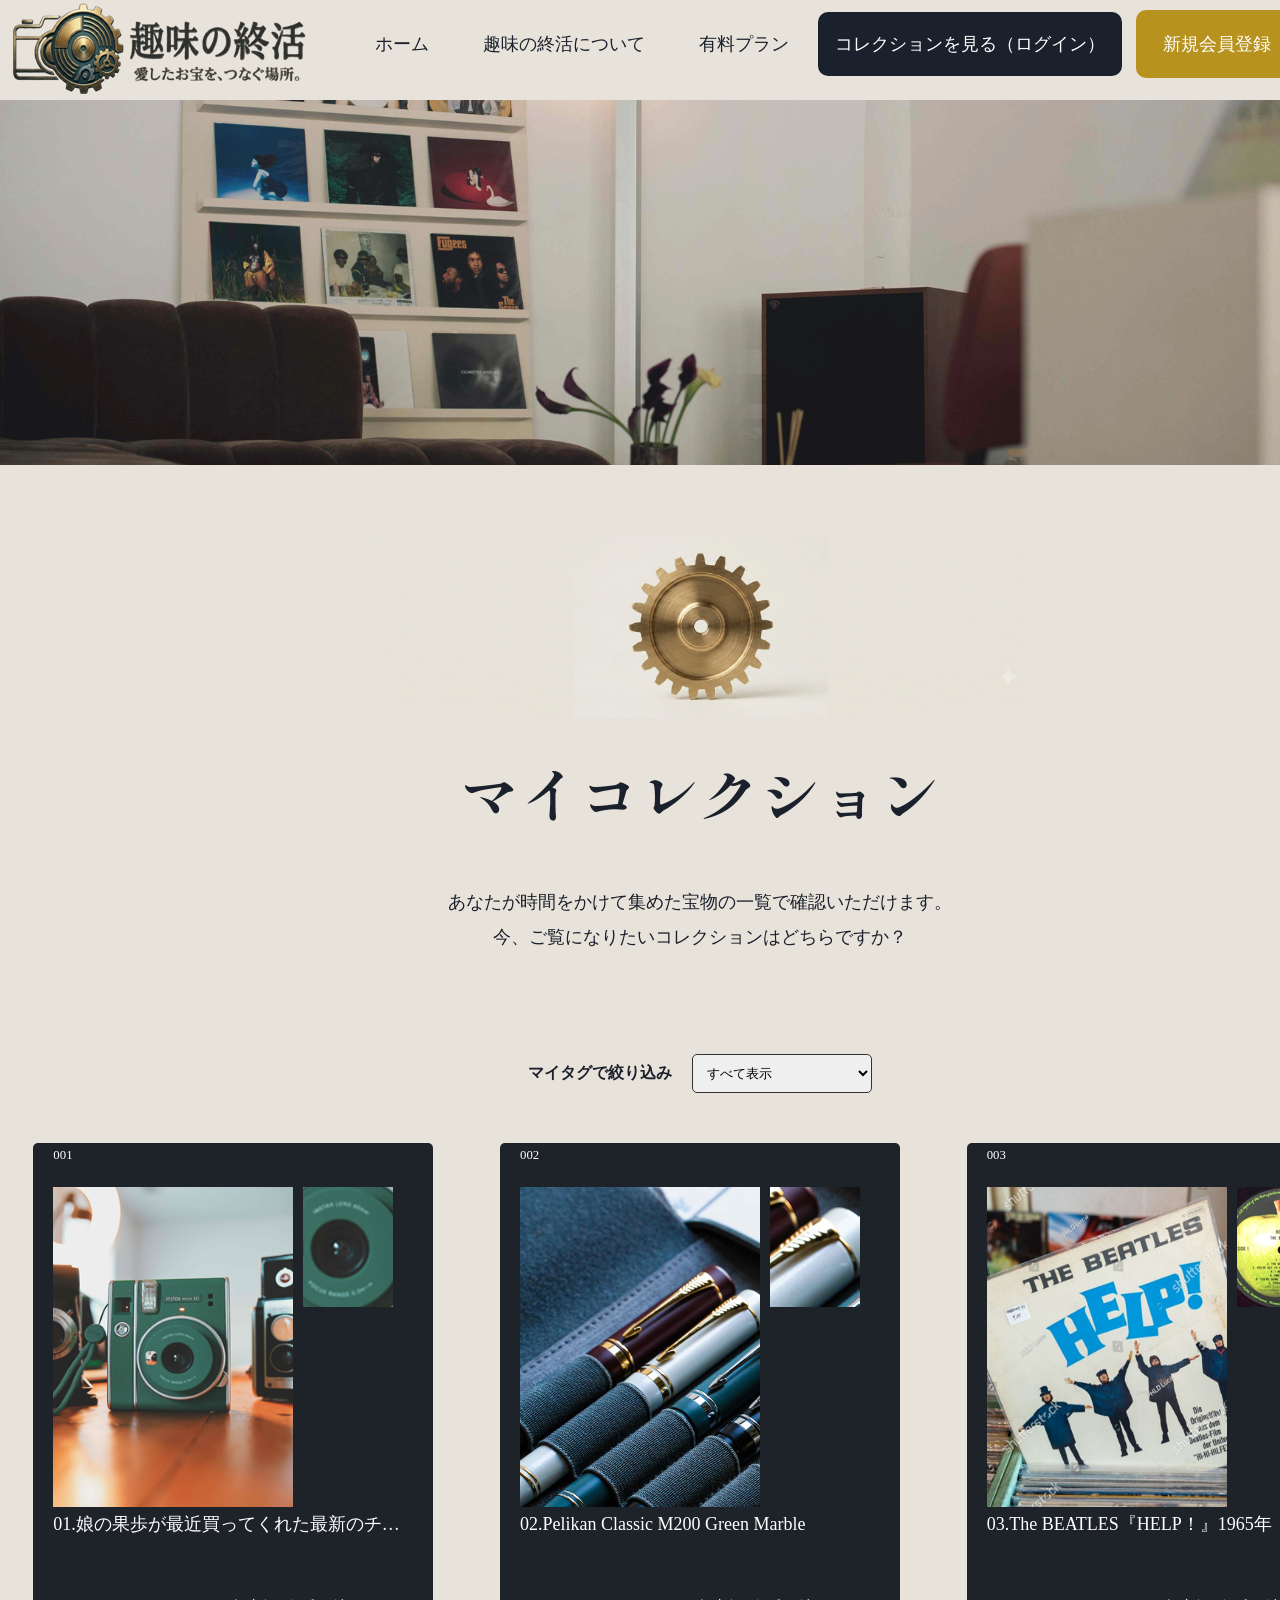
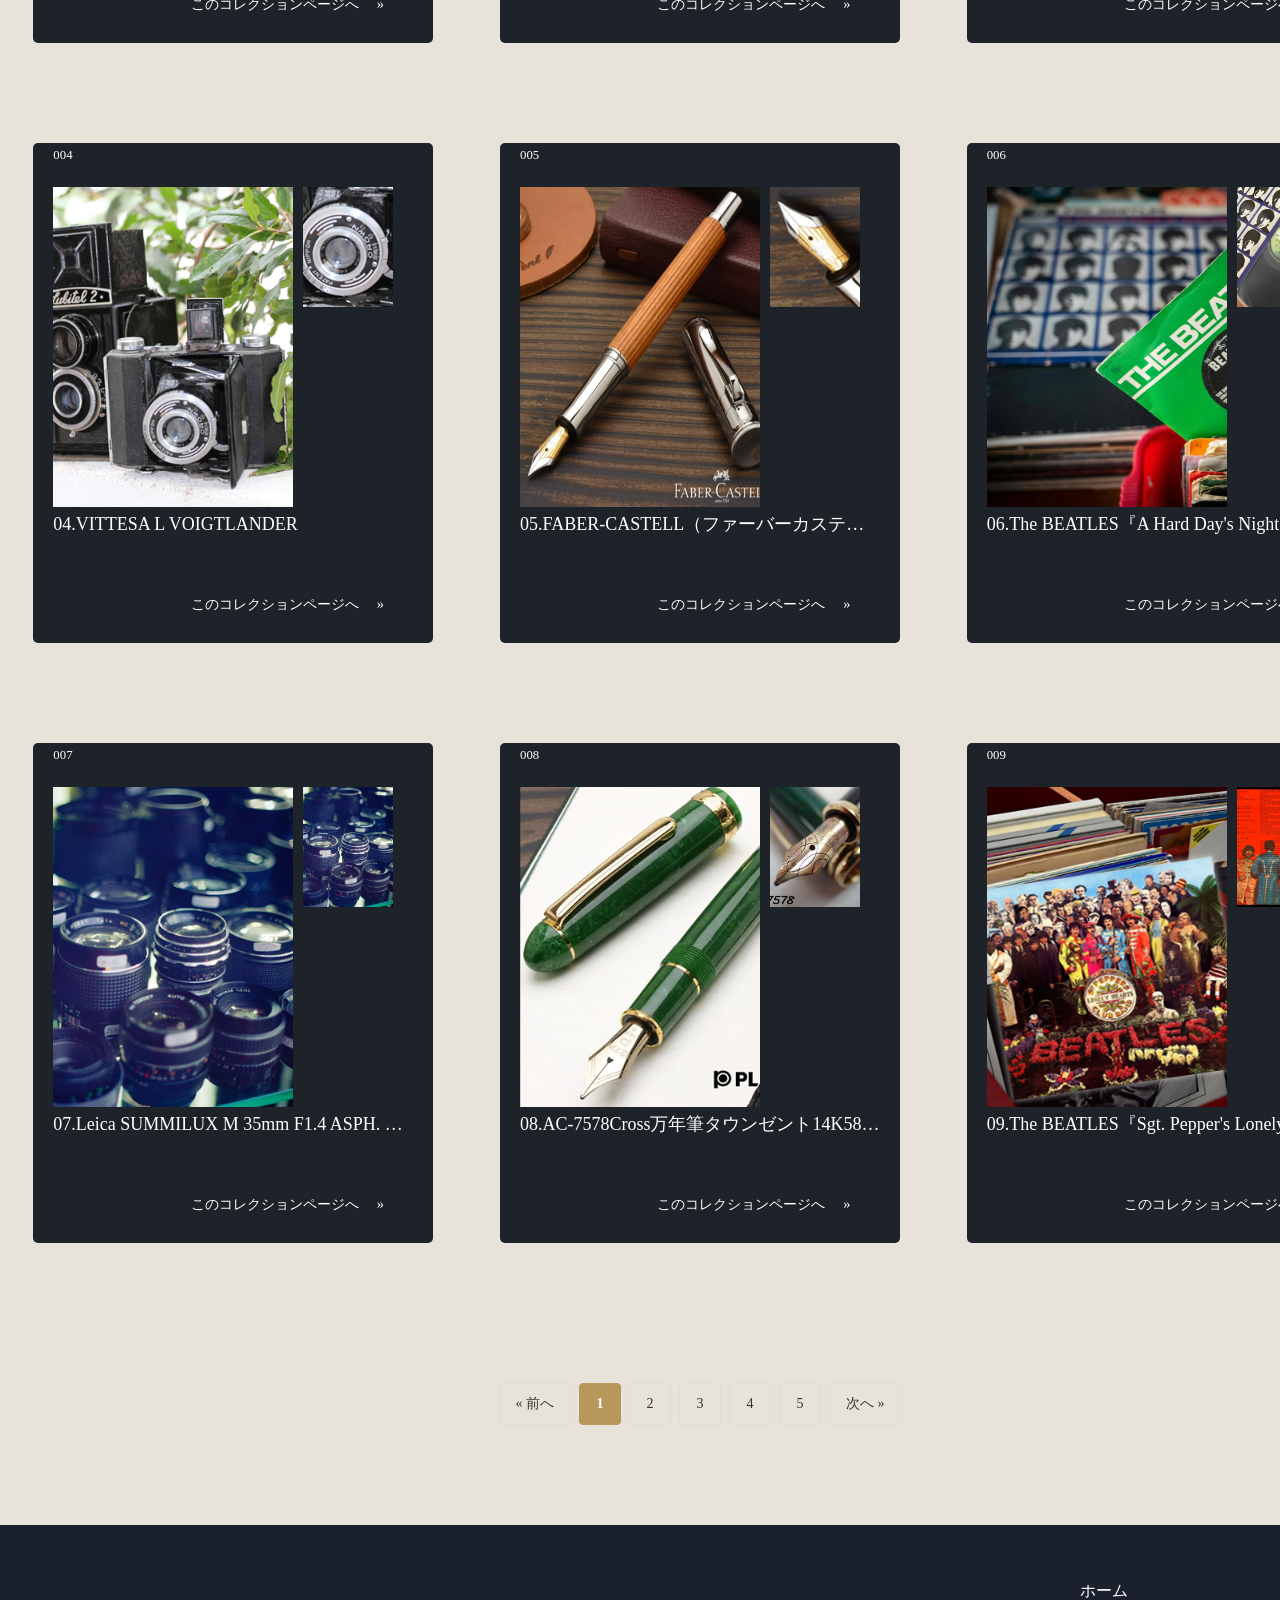
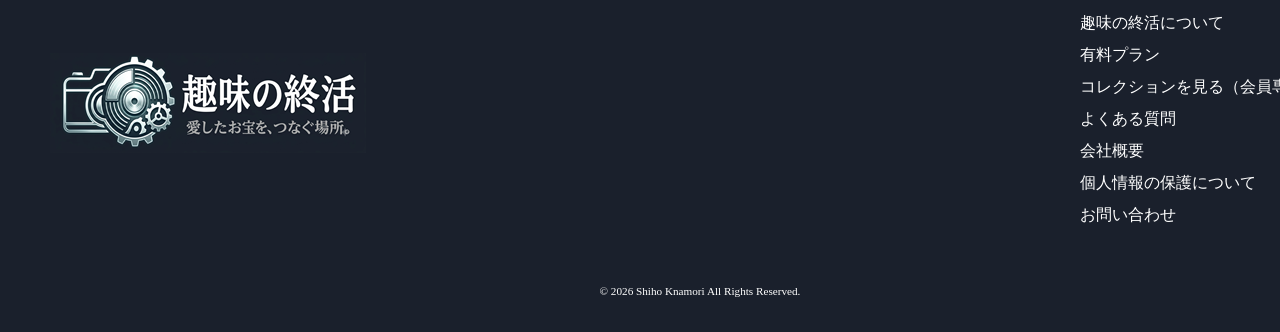
<file: syuminosyuukatsu/collection/collection.html>
﻿<!DOCTYPE html>
<html lang="ja" dir="ltr">
<head>
<meta charset="UTF-8">
<title>マイコレクション｜【趣味の終活】  </title>
<meta name="description" content="趣味の終活サイトのマイコレクションのページです。あなたの大切なコレクションを一覧で管理できます。">
<meta name="viewport" content="width=1400">

<link rel="stylesheet" type="text/css" href="../style.css">

<!-- ★ここから追加（Google Fonts：Shippori Mincho） -->
  <link rel="preconnect" href="https://fonts.googleapis.com">
  <link rel="preconnect" href="https://fonts.gstatic.com" crossorigin>
  <link href="https://fonts.googleapis.com/css2?family=Shippori+Mincho:wght@500;700&display=swap" rel="stylesheet">
<!-- ★ここまで -->


<!-- ★AOS CSS（アニメーション用） -->
<link rel="stylesheet" href="https://unpkg.com/aos@next/dist/aos.css" />

</head>


<body>
	<div id="wrapper">
<header>
<nav>
<p><a href="../index.html"><img src="../img/logo3.png"></a></p>
<ul class="navigation">
<li class="navigation_list"><a href="../index.html">ホーム</a></li>
<li class="navigation_list"><a href="#">趣味の終活について</a></li>
<li class="navigation_list"><a href="../option.html">有料プラン</a></li>
<li class="login"><a href="#">コレクションを見る（ログイン）</a></li>
<li class="new"><a href="#" >新規会員登録（無料）</a></li>
<div class="clr"></div>
</ul>
</nav>
</header>


<div class="hero-container">
  <!-- ヒーロー画像 -->
  <img src="../img/collection02.png" alt="コレクションボックス" class="hero-image">
</div>


<div class="setsumei" data-aos="fade-up">
<p class="haguruma"><img src="../img/haguruma.png" alt="歯車の画像"></p>
<h1>マイコレクション</h1>
<p>あなたが時間をかけて集めた宝物の一覧で確認いただけます。<br>
今、ご覧になりたいコレクションはどちらですか？</p>
</div>


<div class="hassyu_select">
<label>マイタグで絞り込み</label>&emsp;
<select name="マイタグ" class="my_tag" id="my-tag">
<option value="all">すべて表示</option>
<option value="camera">カメラ(30)</option>
<option value="pen">万年筆(15)</option>
<option value="record_beatles">レコード-ビートルズ(5)</option>
</select>
</div>








<div class="grid-container">

<div class="grid_content camera" data-aos="fade-up" data-aos-delay="0">
<p class="id-number">001</p>
<div class="gazo_space">
		<p class="photo_big"><img src="../img/photo01.png" width="240" height="320" ></p>
		<p class="photo_small"><img src="../img/photo01_small.png" width="90" height="120" ></p>
</div>
<div class="text_space">
		<p class="gazo_title">01.娘の果歩が最近買ってくれた最新のチェキカメラ</p>
		<p class="more"><a href="#">このコレクションページへ &emsp;&raquo;</a></p>
</div>

</div>

<div class="grid_content pen" data-aos="fade-up" data-aos-delay="100">
<p class="id-number">002</p>
<div class="gazo_space">
		<p class="photo_big"><img src="../img/photo04.png" width="240" height="320" ></p>
		<p class="photo_small"><img src="../img/photo04_small.png" width="90" height="120" ></p>
</div>
<div class="text_space">
		<p class="gazo_title">02.Pelikan Classic M200 Green Marble</p>
		<p class="more"><a href="#">このコレクションページへ &emsp;&raquo;</a></p>
</div>
</div>


<div class="grid_content record_beatles" data-aos="fade-up" data-aos-delay="200">
<p class="id-number">003</p>
<div class="gazo_space">
		<p class="photo_big"><img src="../img/photo09.png" width="240" height="320" ></p>
		<p class="photo_small"><img src="../img/photo09_small.png" width="90" height="120" ></p>
</div>
<div class="text_space">
		<p class="gazo_title">03.The BEATLES『HELP！』1965年</p>
		<p class="more"><a href="#">このコレクションページへ &emsp;&raquo;</a></p>
</div>
</div>


<div class="grid_content camera" data-aos="fade-up" data-aos-delay="250">
<p class="id-number">004</p>
<div class="gazo_space">
		<p class="photo_big"><img src="../img/photo02.png" width="240" height="320"></p>
		<p class="photo_small"><img src="../img/photo02_small.png" width="90" height="120" ></p>
</div>
<div class="text_space">
		<p class="gazo_title">04.VITTESA L VOIGTLANDER</p>
		<p class="more"><a href="#">このコレクションページへ &emsp;&raquo;</a></p>
</div>
</div>


<div class="grid_content pen" data-aos="fade-up" data-aos-delay="350">
<p class="id-number">005</p>
<div class="gazo_space">
		<p class="photo_big"><img src="../img/photo05.png" width="240" height="320"></p>
		<p class="photo_small"><img src="../img/photo05_small.png" width="90" height="120" ></p>
</div>
<div class="text_space">
		<p class="gazo_title">05.FABER-CASTELL（ファーバーカステル） 万年筆 クラシック コレクション ペルナンブコ・プラチナコーティング</p>
		<p class="more"><a href="#">このコレクションページへ &emsp;&raquo;</a></p>
</div>
</div>

<div class="grid_content record_beatles" data-aos="fade-up" data-aos-delay="450">
<p class="id-number">006</p>
<div class="gazo_space">
		<p class="photo_big"><img src="../img/1_top.png" width="240" height="320"></p>
		<p class="photo_small"><img src="../img/photo09_03.png" width="90" height="120" ></p>
</div>
<div class="text_space">
		<p class="gazo_title">06.The BEATLES『A Hard Day's Night』1964年</p>
		<p class="more"><a href="006/index.html">このコレクションページへ &emsp;&raquo;</a></p>
</div>
</div>



<div class="grid_content camera" data-aos="fade-up" data-aos-delay="500">
<p class="id-number">007</p>
<div class="gazo_space">
		<p class="photo_big"><img src="../img/photo03.png" width="240" height="320"></p>
		<p class="photo_small"><img src="../img/photo03.png" width="90" height="120" ></p>
</div>
<div class="text_space">
		<p class="gazo_title">07.Leica SUMMILUX M 35mm F1.4 ASPH. E46 チタン ライカ ズミルックス（60601）</p>
		<p class="more"><a href="#">このコレクションページへ &emsp;&raquo;</a></p>
</div>
</div>



<div class="grid_content pen" data-aos="fade-up" data-aos-delay="600">
<p class="id-number">008</p>
<div class="gazo_space">
		<p class="photo_big"><img src="../img/photo06.png" width="240" height="320"></p>
		<p class="photo_small"><img src="../img/photo06_small.png" width="90" height="120" ></p>
</div>
<div class="text_space">
		<p class="gazo_title">08.AC-7578Cross万年筆タウンゼント14K585グリーン60サイズ 20260225</p>
		<p class="more"><a href="#">このコレクションページへ &emsp;&raquo;</a></p>
</div>
</div>



<div class="grid_content record_beatles" data-aos="fade-up" data-aos-delay="700">
<p class="id-number">009</p>
<div class="gazo_space">
		<p class="photo_big"><img src="../img/photo07.png" width="240" height="320"></p>
		<p class="photo_small"><img src="../img/photo07_small.png" width="90" height="120" ></p>
</div>
<div class="text_space">
		<p class="gazo_title">09.The BEATLES『Sgt. Pepper's Lonely Hearts Club Band』1967年</p>
		<p class="more"><a href="#">このコレクションページへ &emsp;&raquo;</a></p>
</div>
</div>


</div><!--grid_content-->


<script>
    document.getElementById('my-tag').addEventListener('change', (e) => {
      const selected = e.target.value;
      document.querySelectorAll('.grid_content').forEach(img => {
        img.style.display = (selected === 'all' || img.classList.contains(selected)) ? 'block' : 'none';
      });
    });
  </script>




<!--<div class="motto">
  <a href="#" class="btn-more">
    <span>もっと見る</span>
    <i class="arrow">↓</i>
  </a>
</div> -->



<div class="pagination">
  <a href="#" class="prev">&laquo; 前へ</a>
  <span class="active">1</span> <!-- 現在のページ -->
  <a href="#">2</a>
  <a href="#">3</a>
  <a href="#">4</a>
  <a href="#">5</a>
  <a href="#" class="next">次へ &raquo;</a>
</div>




<footer>
<div class="foot_box">
<div class="footer_logo"><a href="../index.html"><img src="../img/footer_logo3.png" alt="ロゴ"></a></div>
<ul>
<li><a href="../index.html">ホーム</a></li>
<li><a href="#">趣味の終活について</a></li>
<li><a href="../option.html">有料プラン</a></li>
<li><a href="#">コレクションを見る（会員専用）</a></li>
<li><a href="#">よくある質問</a></li>
<li><a href="#">会社概要</a></li>
<li><a href="#">個人情報の保護について</a></li>
<li><a href="#">お問い合わせ</a></li>
</ul>
</div>
<p class="copy">&copy; 2026 Shiho Knamori All Rights Reserved.</p>
</footer>
</div><!--#wrapper-->

<!-- ★AOS JS（アニメーション用） -->
<script src="https://unpkg.com/aos@next/dist/aos.js"></script>
<script>
AOS.init({
duration: 600,   // 0.6秒かけて表示
easing: 'ease-out', // アーバンホーム風のすっきりした動き
once: true       // スクロールで1回だけ表示
});
</script>




</body>
</html>
</file>
<file: syuminosyuukatsu/style.css>
﻿*{
margin:0;
padding:0;
}
img{
vertical-align:bottom;
}



body{
background-color:#E8E3DA;
color:#1A202C;
min-width: 1400px;
}


#wrapper{
max-width:1400px; 
margin:0 auto ; 
}

p{
line-height:1.9;
font-size:18px;
color:#1A202C;
}


/*-------------------------------------------------
★トップページ★
---------------------------------------------------*/



/*--ヘッダー部分--------*/

header{
background-color:#FAF9F6;
}
header p{
width:350px;
float:left;
}





/*--ヒーロー画像部分--------*/

/* 親要素：基準位置に設定 */
.hero-container{
clear:both;
position:relative;
width:100%;
max-width:1440px;
margin:0 auto;
font-size:1rem;
opacity:0.9;
}

/* 画像：レスポンシブ対応 */
.hero-image{
width:100%;
height:auto;
display:block;
}

/* 子要素（テキストエリア）：絶対配置で上に重ねる */
.hero-text {
position: absolute;
top:50%;/* 上から50%の位置 */
left:5%;/* 左から5%の位置（左側に寄せる） */
transform:translateY(-50%);/* 垂直方向の中央揃え */
color:#ffffff;/* テキスト色（白） */
max-width:45%;/* 画像の左側に収まるよう幅を制限 */
z-index:10;/* 画像より前に表示 */
}

/* テキストのスタイリング例 */
.hero-text h2 {
font-family:"Shippori Mincho", "游明朝", "YuMincho", "Hiragino Mincho ProN", serif;
font-size:3rem;
margin-bottom:1rem;
line-height:1.4;
}

.hero-text p{
font-size:1rem;
margin-bottom:1.5rem;
opacity:0.9;
color:#fff;
}

.btn{
display:inline-block;
padding:12px 24px;
background-color:#B8921E;
color:#fff;
text-decoration:none;
border-radius:4px;
}







/*--グローバルメニュー部分--------*/
nav .navigation{
width:auto;
float:left;
margin-top:10px;
margin-bottom:10px;
}

.navigation li{
list-style:none;
display:inline-block;
}

.navigation li a{
display:block;
font-size:18px;
padding:10px 15px;
margin:10px;
color:#1A202C;
}

.navigation .navigation_list a:link{
color:#1A202C;
text-decoration:none;
}

.navigation .navigation_list a:hover{
text-decoration:underline;
color:#B8921E;
}



.clr{
clear:both;
}

.navigation .login{
background-color:#1A202C;
border-radius:10px;
border:2px solid #1A202C;
}
.navigation .login a{
color:#fff;
margin:8px 0;
text-decoration:none;
}
.navigation .new{
background-color:#B8921E;
border:2px solid #B8921E;
border-radius:10px;
margin-left:10px;
}
.navigation .new a{
color:#fff;
text-decoration:none;

}






/*--h1とリード文--------*/

.setsumei{
text-align:center;
margin-bottom: 100px;
}
.haguruma img{
width:50%;
text-align:center;
margin-top:70px;
}
.setsumei h1{
font-family: "Shippori Mincho", "游明朝", "YuMincho", "Hiragino Mincho ProN", serif;
font-size:60px;
font-weight:700;
margin:30px 0 50px 0;
display: inline-block;
}

h1 .h1_subtitle::before{
content:"★";
color:#B8921E;
}
.setsumei h1 .h1_subtitle{
font-size:40%;
display:block;
line-height:1.2;
}
.setsumei h1 .h1_subtitle::after{
content:"★";
color:#B8921E;
}

.setsumei p{
line-height:1.9;
font-size:18px;
}






/*--セクション01画像部分--------*/

section.art01{
position:relative;
width:100%;
max-width:1440px;
height:500px;
margin:0 auto;

background-image:url("img/arrt_01.png");
background-size:cover;
background-position:center;
}

/* 子要素：文字が入った箱 */
.box_right{
position:absolute;
top:150px;
left:0;
right:0;
width:90%;
margin:0 auto;
text-align:center;
}


.box_right h2 {
color: #ffffff;
font-size: 32px;
margin-bottom: 20px;
}

.box_right p {
color: #ffffff;
font-size: 18px;
line-height: 1.8;
}




/*--セクション02ステップ部分--------*/


.h2_icon{
margin-top:100px;
text-align: center;
}
.h2_icon img{
width:100px;
}
.h2_step{
font-family:"Shippori Mincho", "游明朝", "YuMincho", "Hiragino Mincho ProN", serif;
text-align:center;
font-size:300%;
}
.art02{
width:auto;
display:flex;
gap:20px;
margin:50px 50px 50px 50px;
}
.box01{
flex:1;
background-color:;
border:1px solid #333;
border-radius:5px;
padding:20px;
}
.step{
font-size:100%;
text-align:center;

}
.count{
font-size:300%;
text-align:center;
}
.box01_title{
height:40px;
text-align:center;
font-weight:bold;
margin-bottom:30px;
}





/*--セクション03コレクションページ部分--------*/

.art03_box{
display:flex;
gap:20px;
background-color:#2C585B;
}

.art03_read{
text-align:center;
}

.art03_box{
margin-top:70px;
margin-bottom:100px;
}

.art03_gazo{
flex:1;
}
.art03_text{
flex:1;
margin:100px 50px 0 0;
color:#fff;
}

.art03_text_title{
font-size:30px;
font-family: "Shippori Mincho", "游明朝", "YuMincho", "Hiragino Mincho ProN", serif;
margin-bottom:50px;
}

.cta-link{
color:#B8921E;
}

.art03_box_under_read{
font-size:150%;
text-align:center;
margin-bottom:50px;
}
.use-voice::before{
content:"★";
color:#B8921E;
}

.use-voice::after{
content:"★";
color:#B8921E;

}



.art03_box_under{
display:grid;
grid-template-columns:1fr 1fr 1fr;
justify-items:center;
max-width:1000px;
gap:30px;
margin:0 auto;
margin-bottom:200px;
}


.art03_box_under_box{
display:flex;
}
.art03_gazo_under img{
width:300px;
}


.collector{
font-size:120%;
font-weight:bold;
}



/*--CTA_01部分--------*/

section.cta{
text-align:center;
margin-top:100px;
margin-bottom:200px;
}
.cta_text{
margin-bottom:50px;
font-size:130%;
color:#B8921E;
font-weight:bold;
}
.cta_text:before{
content:"＼ ";
}
.cta_text:after{
content:" ／";
}
section.cta a{
padding: 30px 100px 30px 100px;
background-color:#B8921E;
border:2px solid #B8921E;
border-radius:10px;
color:#fff;
font-size:130%;
font-weight:bold;
box-shadow:10px 10px 5px #c0c0c0;
}

.cta a:link{
text-decoration:none;
}
.cta a:hover{
background-color:#e2d3a5;
}



/*--セクション05オプション部分--------*/
.option{
width: auto;
display: flex;
gap:20px;
margin: 50px 50px 50px 50px;
}

.option_box{
flex: 1;
border:2px solid #333;
border-radius: 5px;
padding: 20px;
}

.option h2{
margin-top:100px;
margin-bottom:100px;
}
.link_more{
text-align:center;
margin-top:30px;
}

.link_more a:link, .link_more a:visited{
text-decoration: none;
color: #333;
}
.link_more a:hover{
color:#8b0000;
}
.option_more{
text-align:center;
}

.option_box_title02{
font-weight:bold;
font-size:120%;
text-align:center;
color:#B8921E;
}

.option_box_title03{
font-weight:bold;
font-size:160%;
text-align:center;
}



/*--フッター部分--------*/
footer{
width:auto;
background-color:#1A202C;
color:#fff;
height:auto;
overflow:hidden;
}

.foot_box{
display:flex;
justify-content:space-between; /* 2つの要素を両端（左右）に配置 */
align-items:center; /* 垂直方向の中央揃え（必要に応じて） */
}

.foot_box ul{
margin-left: auto;
padding:50px 80px;
line-height:2.0;
}

.foot_box ul li{
list-style:none;
}
.foot_box ul li a{
color:#fff;
}
.foot_box ul li a:link,.foot_box ul lia:visited{
text-decoration:none;
color:#fff;
}

.footer_logo{
margin-left:50px;
}


.copy{
font-size:70%;
color:#fff;
text-align:center;
padding-bottom:30px;
}




/*-------------------------------------------------
★コレクションページ一覧 collection/index.html★
---------------------------------------------------*/




.grid-container {
display:grid;
grid-template-columns:1fr 1fr 1fr;
gap:100px 0; 
justify-items:center;
}

.grid_content{
border-radius:5px;
}



.grid_content a:link{
text-decoration:none;
}
.grid_content a:hover{
background-color:#667ba4;
}

.grid_content{
width:400px;
height:500px;
background-color:#1E232A;

}

/* カードの位置基準を設定 */
.grid_content{
position:relative; /* 透明なリンク枠の基準にする */
}

/* リンクをカード全体に広げる */
.grid_content .more a::before {
content:"";
position:absolute;
top:0;
left:0;
width:100%;
height:100%;
z-index:1; /* カード全体を覆う */
}



.id-number{
margin-left:20px;
color:#ffffff;
font-size:80%;
}



.gazo_title{
white-space: nowrap;
overflow: hidden;
text-overflow: ellipsis;
color:#fff;
margin-right:20px;
}
.gazo_space{
display:flex;
justify-content: space-between; /* 2つの要素を両端（左右）に配置 */
}
.photo_big{
width:240px;
margin:20px 0 0 20px;
}
.photo_small{
width:90px;
margin:20px 40px 0 0;
}

.text_space{
margin-left:20px;
}
.more{
text-align: center; 
margin-left: 120px;
margin-top: 50px;
width:60%;
}
.more a{
color:#ffffff;
display:block;
font-size:80%;
}

/*.more a:link,a:visited{
text-decoration:none;
color:#666;
}
.more a:hover{
background-color:#667ba4;

} */

.motto{
text-align:center;
margin-top:100px;
margin-bottom:100px;
/*border:1px solid #333;*/
}
.motto p{
text-align:center;
color:#1A202C;
}

label{
font-weight:bold;
}

.my_tag{
padding:10px 10px;
border:1px solid #333;
border-radius:5px;
text-align:left;

}
.hassyu_select{
text-align:center;
margin:50px 0;
}


.arrow02{
  font-style: normal;
  margin-top: 6px;
  font-size: 40px;
  transition: transform 0.3s ease;
}



/*もっと見る-----*/
.motto {
  text-align: center;
  margin: 100px 0 200px;
}

.btn-more {
  display: inline-flex;
  flex-direction: column;
  align-items: center;
  color: #333;
  text-decoration: none;
  font-size: 18px;
font-weight:bold;
  letter-spacing: 0.15em;
  transition: color 0.3s ease;
}

.btn-more .arrow {
  font-style: normal;
  margin-top: 6px;
  font-size: 18px;
  transition: transform 0.3s ease;
}

.btn-more:hover {
  color: #8b0000; /* さりげないアクセントカラー（エンジ色など） */
}

.btn-more:hover .arrow {
  transform: translateY(5px);
}




.pagination {
  display: flex;
  justify-content: center;
  align-items: center;
  gap: 8px;
  margin-top: 40px;
}

.pagination a, .pagination span {
  display: inline-flex;
  justify-content: center;
  align-items: center;
  width: 40px;
  height: 40px;
  border: 1px solid #ddd;
  border-radius: 4px;
  color: #333;
  text-decoration: none;
  font-size: 14px;
margin-bottom:100px;
margin-top:100px;
}

/* ホバー時の効果 */
.pagination a:hover {
  background-color: #f5f5f5;
  border-color: #ccc;
}

/* 現在地（アクティブ）の表示 */
.pagination .active {
  background-color: #b8975a; /* サイトに合わせたメインカラー（真鍮色など） */
  color: #fff;
  border-color: #b8975a;
  font-weight: bold;
}

/* 「前へ」「次へ」ボタンの幅調整 */
.pagination .prev, .pagination .next {
  width: auto;
  padding: 0 16px;
}









/*-------------------------------------------------
★コレクション01★
---------------------------------------------------*/

/*------TOP画像領域------*/

/*.collect_top{
clear:both;
width:auto;
display:flex;
gap:20px;
margin:30px 30px 30px 30px;
}
.collect_top_box01{
flex:1;
}
.collect_top_box01 p{
font-size:45px;
color:#1e232a;
opacity:0.2;
margin-left:50px;
font-family: 'Playfair Display', serif;
font-style: italic;    /* ★斜体にすると格段にかっこよくなります */
/*font-weight: 500;      /* 少し細めにするのがポイント */
/*letter-spacing: 0.05em;/* 文字と文字の間隔をほんのり広げる */
/*line-height:1.5;
}

.collect_top_box02{
flex:1;
text-align:center;
background-color:#1E232A;

}
.collect_top_box02 img{
max-height: 70vh;
padding:20px 20px 60px 20px;
vertical-align: bottom;
}
.collection_id{
color:  #fff;
margin-bottom:20px;
margin-right:20px;
text-align:right;
}
.collect_top_box03{
flex:1;
position: relative;

}
.collect_top_box03_inner{
position: absolute; 
bottom: 50px;
left: 0; 
}
.collect_top_box03 p{
margin: 0;
}
.collect_top_box03_title{
  font-weight:bold;
}
.edit01{
text-align:center;
margin-bottom:100px;
}
 ----*/

.collect_top{
clear:both;
width:100%;
display:flex;
gap:20px;
margin:30px 0;
background-color:#1E232A;
}


.collect_top_box01{
flex:1;
position:relative;
}


.collect_top_box01 img{
max-height: 70vh;
margin:20px 0 0 200px;
vertical-align: bottom;
position:relative;
margin-bottom:50px;
border-width:10px 10px 70px 10px;
border-style:solid;
border-color:#dcdcdc;
}

.collection_id{
color: #1e232a;;
position:absolute;
bottom:60px;
right:20px;
font-weight:bold;

}


.collect_top_box02{
flex:1;
position:relative;

}

.collect_top_box02 .catch{
font-size:65px;
color:#ffffff;
opacity:0.2;
margin-left:50px;
margin-top:10px;
font-family: 'Playfair Display', serif;
font-style: italic;    /* ★斜体にすると格段にかっこよくなります */
font-weight: 500;      /* 少し細めにするのがポイント */
letter-spacing: 0.05em;/* 文字と文字の間隔をほんのり広げる */
line-height:1.5;
}


.collect_top_box02_inner{
position:absolute;
bottom:50px;
left:70px;
}

.collect_top_box02_title{
color:#fff;
}
.editable-02{
color:#fff;
}

.edit01{
text-align:center;
margin-bottom:100px;
}


/*------ページタイトルｈ１領域------*/

.collection_info_h1{
clear:both;
text-align:center;
margin-bottom:10px;
font-size:45px;
color: #1e232a;;
}
.collection_info_h1_id{
  font-size:150%;
  font-weight:bold;
  padding-right:30px;
  text-align:center;
}
.collection_info_h1_id:before{
content:"ー　";
}
.collection_info_h1_id:after{
content:"　ー";
}


button.edit-btn-02{
display:block;
margin:15px auto;
margin-bottom:80px;
 text-align:center;
 border: none;
 background-color:#2C585B;
 padding:10px 20px;
 border-radius:6px;
 font-size:80%;
 color:#fff;
}


/*------情報領域（1）------*/


.collection_infomation{
/*border:1px solid #1E232A;*/
margin:0 50px 50px 50px;
display:flex;
gap:45px;
padding:30px 30px 100px 30px;
position: relative;
background-color:#FBF9F5;
border-radius:6px;
box-shadow: 0 4px 15px rgba(0, 0, 0, 0.05);
margin-top:30px;
margin-bottom:120px;
}
.collection_infomation_left{
flex:1;
}
p.info_text{
line-height:3.0;
color:#333333;

}

p.info_text02{
line-height:2.0;
color:#333333;
}


.collection_infomation_title{
margin-left:50px;
font-size:80%;
border-bottom:1px solid #1E232A;
padding:8px 8px 3px 8px;
font-weight:bold;
margin-right:50px;
}

.collection_infomation_left_title{
border-bottom:1px  solid #1E232A;
padding-bottom:20px;
margin-bottom:20px;
color:#333333;

}



.collection_infomation_right{
flex:1;
}

.edit-btn{
 text-align:right;
 position:absolute;
 bottom:20px;
 right:40px;
 border: none;
 background-color:#2C585B;
 padding:10px 20px;
 border-radius:6px;
 font-size:110%;
 color:#ffffff;
}

.tagtag{
background-color:#dcdcdc;
padding:0 5px;
border-radius:3px;
margin:0 7px;
}
.is-editing{
 background-color:#2C2D30;
color:#ffffff;  
}

.space01{
margin-right:2.2em;
}
.space02{
margin-right:2em;
letter-spacing: 8px;

}
.space03{
margin-right:0.6em;
letter-spacing: 30px;

}
.tagtag_sircle{
  border:1px solid #2C2D30;
  padding:5px 70px 40px 3px;
}
.info_text03{
  margin-bottom:30px;

}

/*---コレクションその他の写真-----------*/

.collect_others{
margin:0 auto;
display: grid;
grid-template-columns: auto auto;
justify-content: center;
gap: 100px 80px;
margin-top:30px;
margin-bottom:100px;
}
.others_01,.others_02,.others_03,.others_04,.others_05,.others_06{

}
.others_01 img,.others_02 img,.others_03 img,.others_04 img,.others_05 img,.others_06 img{
width:350px;
}
.others_text{
color:#ffffff;
margin-bottom:50px;
}
.others_text:after{
content: "";                   /* 中身は空にしておく */
  display: inline-block;          /* 幅と高さを有効化する */
  width: 1.5em;                    /* 横幅を1文字分にする */
  height: 1.5em;                   /* 高さを1文字分にする */
  background-image: url("img/penicon.png"); /* 画像のパス */
  background-size: contain;      /* 1emの中に画像を綺麗に収める */
  background-repeat: no-repeat;  /* 画像の繰り返しを防止 */
  margin-left: 1em;            /* テキストとの間に少しスキマを入れる（お好みで） */
  vertical-align: -0.6em;       /* テキストとの上下の位置調整 */
  
}

.others_photo{
padding: 20px 20px 40px 20px;
background-color:#1E232A;
vertical-align: bottom;
position:relative;
}
.edit02{
  text-align:right;

}

.edit02 a{
text-decoration:none;
color:#1E232A;

}

.edit02 a:blank{

}
.edit02 a:hover{
color:#B8921E;
}

.others_text_edit{
  color:#ffffff;
  position:absolute;
  bottom:10px;
  right:20px;
  background-color:#2C2D30;
border:1px solid #ffffff;
border-radius:6px;
font-size:70%;
}


/*-------------------------------------------------
★有料オプション★
---------------------------------------------------*/



.option_box{
position:relative;
padding-bottom: 60px;
}
.option_box_title{
font-size:130%;
font-weight:bold;
background-color:#2C585B;
padding:3px;
text-align:center;
color:#fff;
border-radius:6px;
}

.option_box_for{
text-align:center;
font-size:120%;
font-weight:bold;
}
.option_box_price{
margin-top:30px;
text-align:center;
font-size:150%;
font-weight:bold;
}

.option_box_limit{
text-align:center;
font-weight:bold;
margin-bottom:50px;
}
.option_box_list{
margin-top:20px;
margin-bottom:100px;
}



.option_box_list li{
list-style-position:inside;
line-height: 1.9;
font-size: 18px;
color: #1A202C;

}

.option_box_bottun{
padding:5px 30px;
background-color:#2C585B;
border-radius:6px;
font-size:90%;
text-align:center;
color:#fff;
position:absolute;
left:50%;
transform:translateX(-50%);
bottom:20px;
white-space:nowrap;
}

.option_more{
color:#808080;
font-size:90%;
}
</file>
